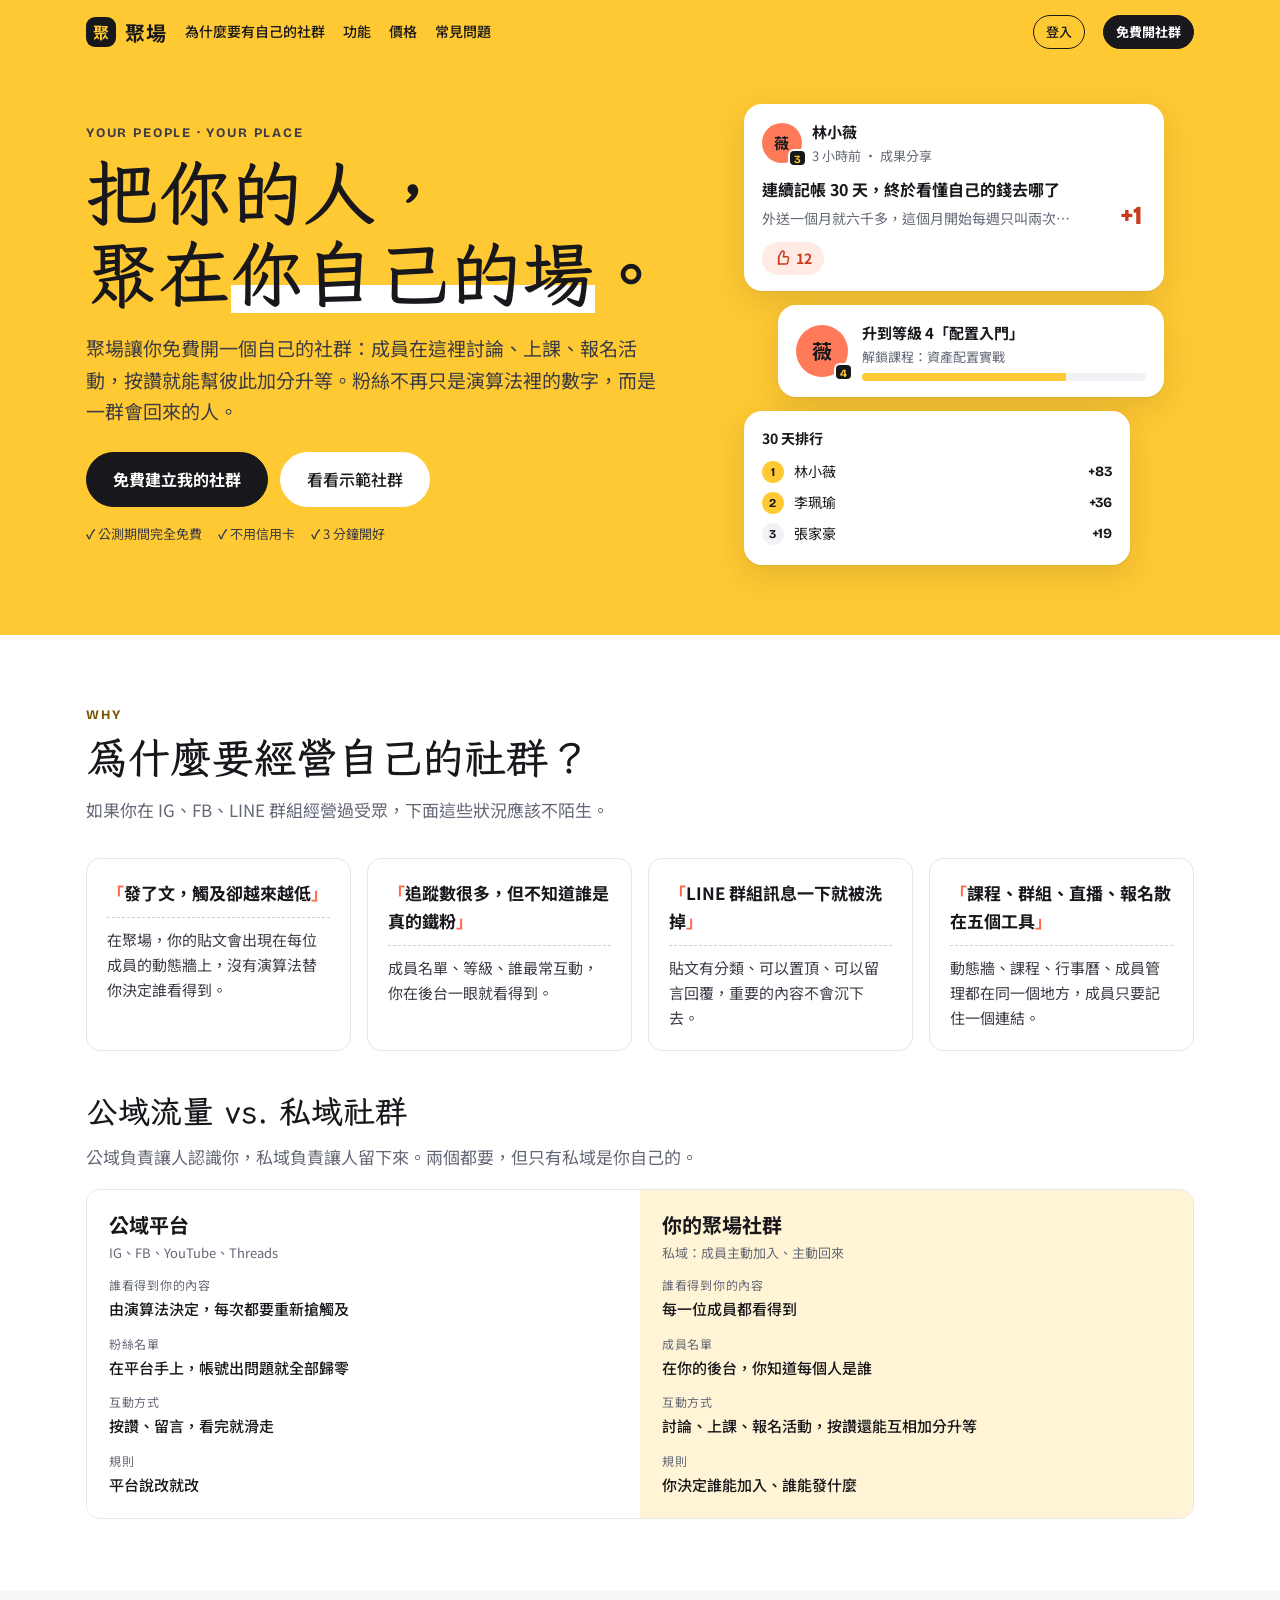
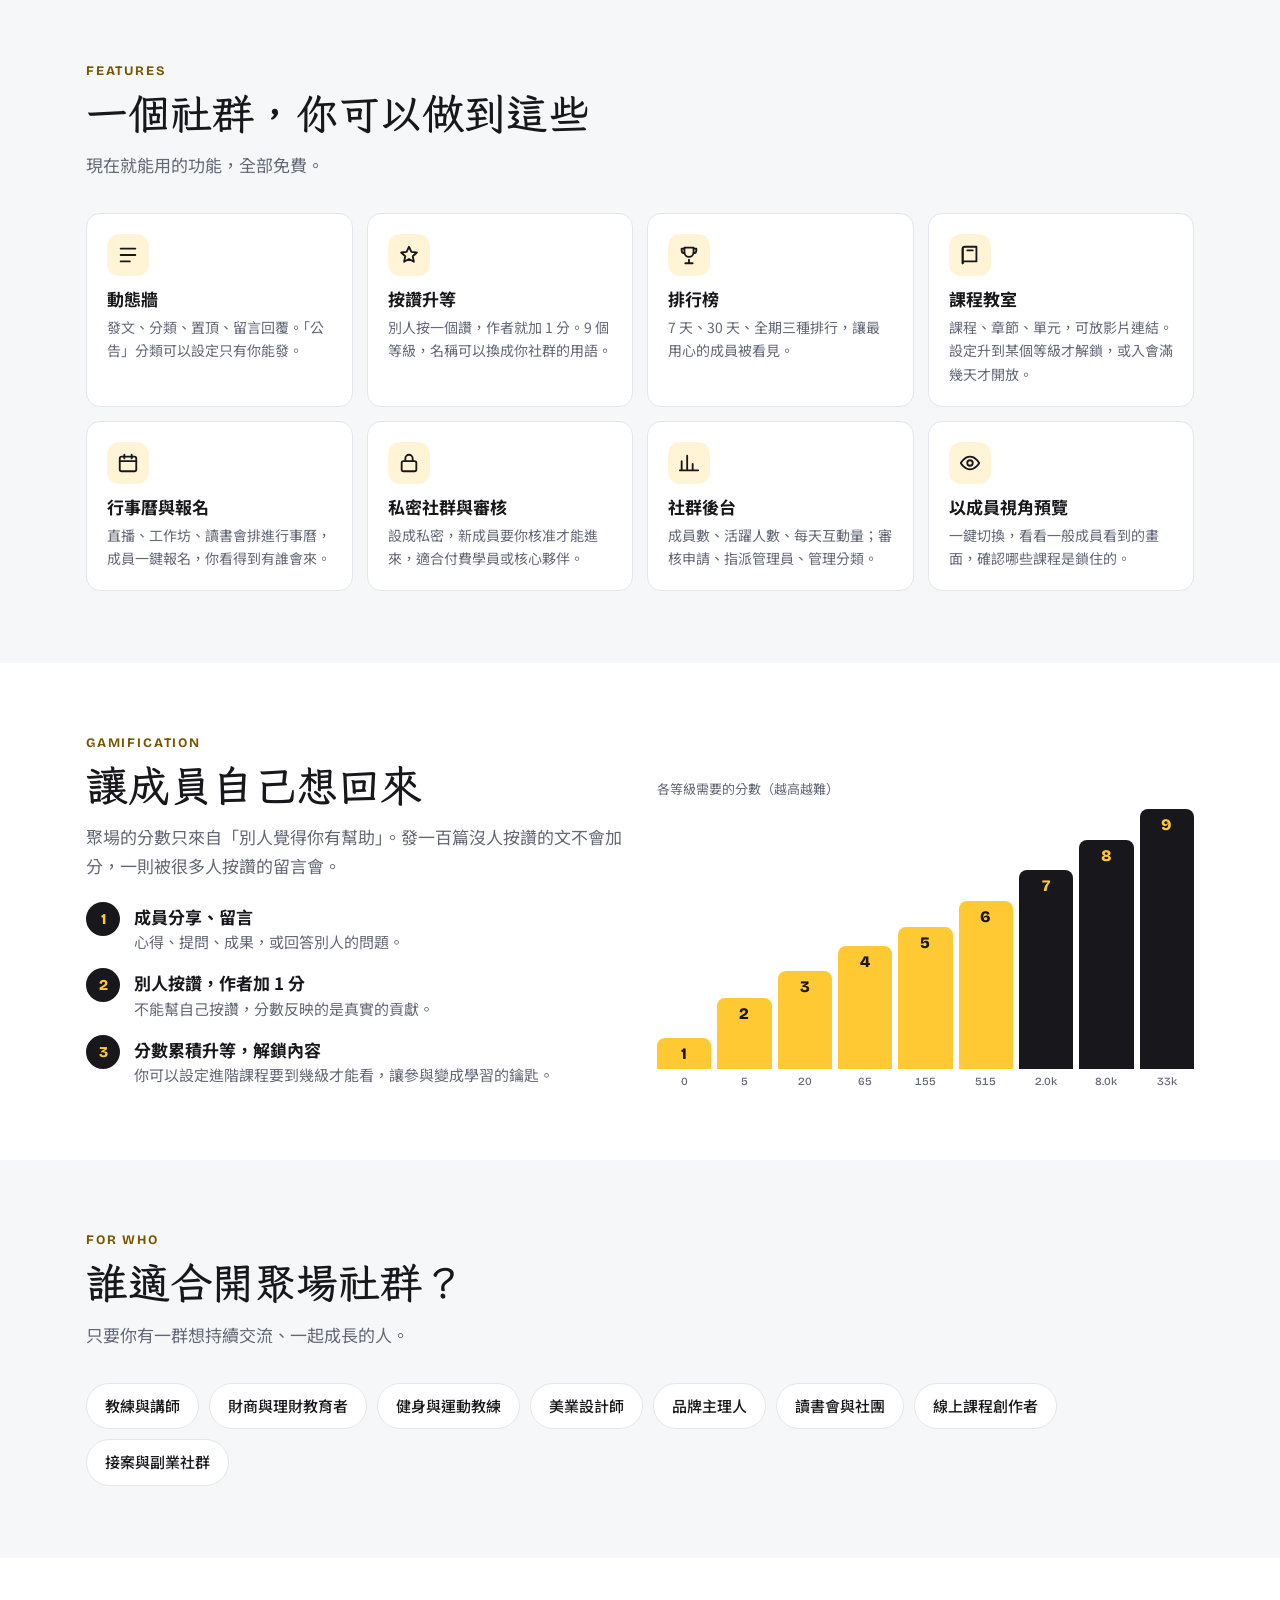
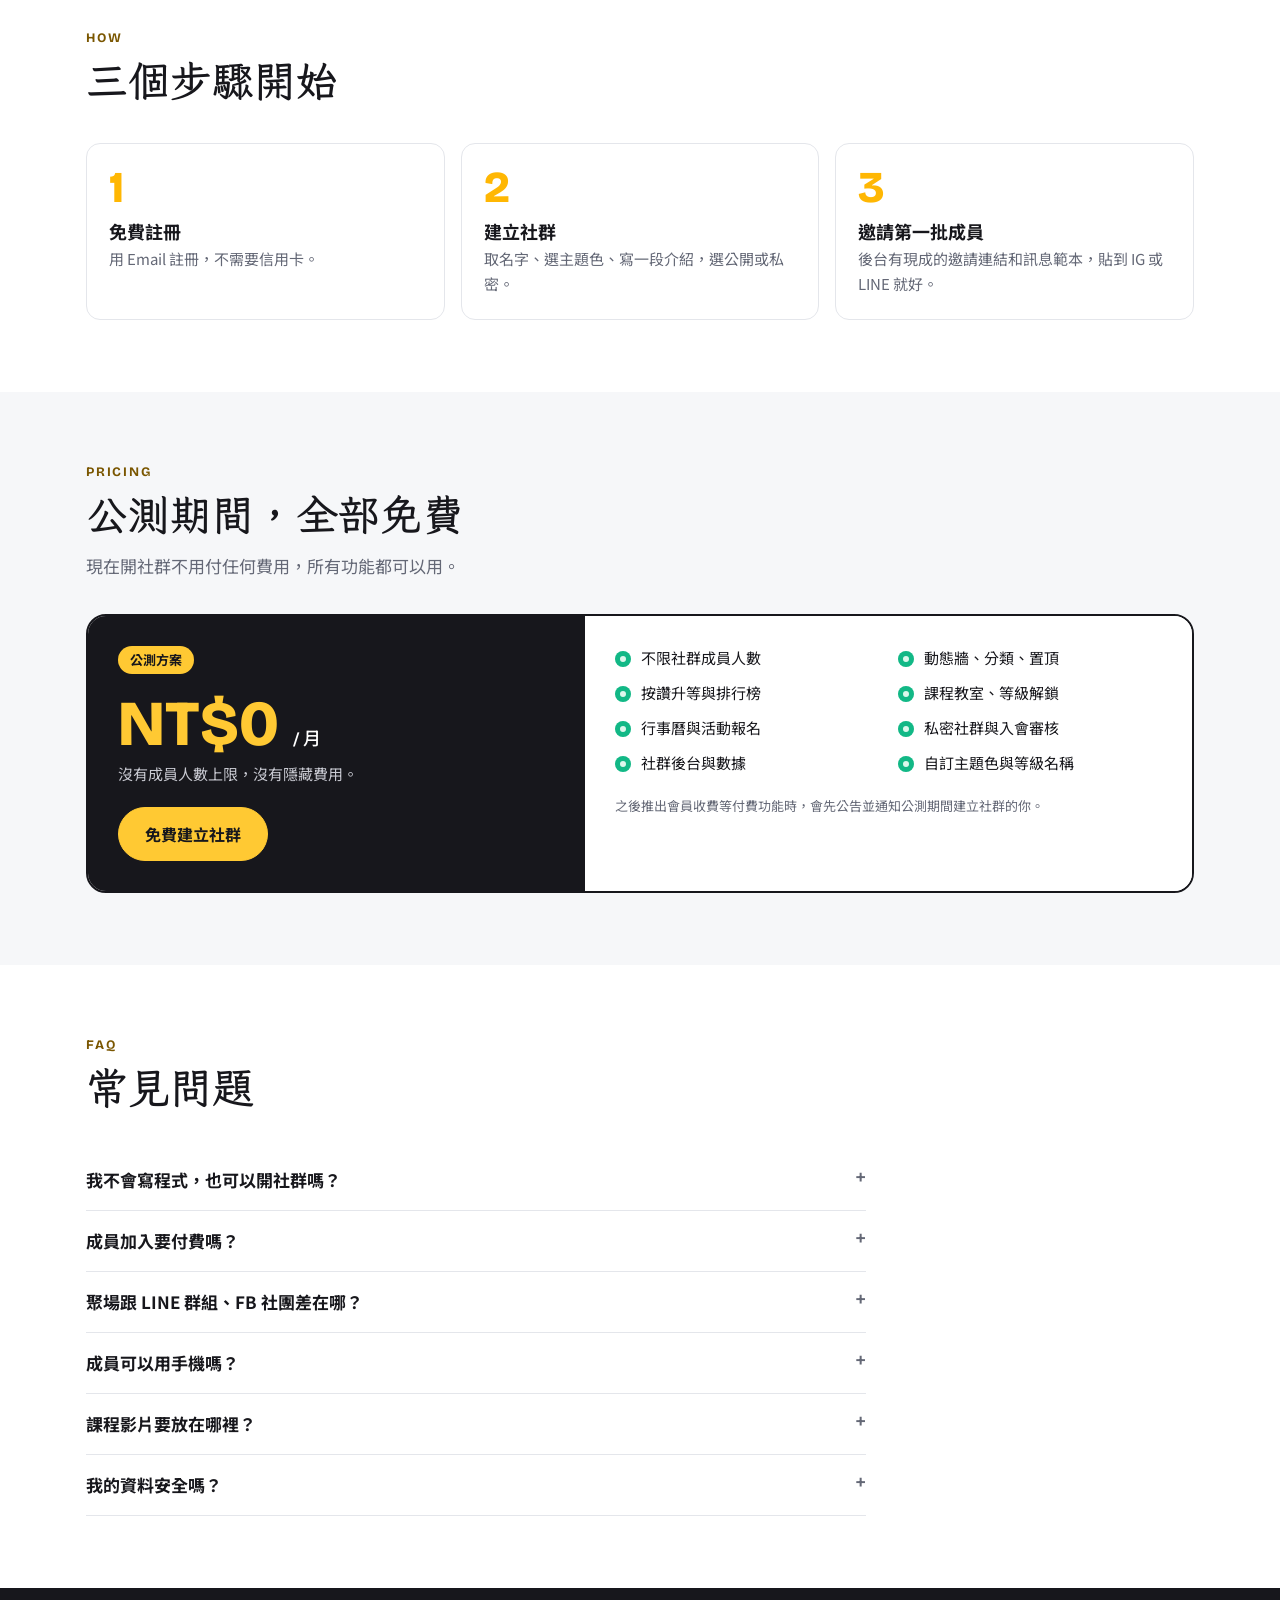
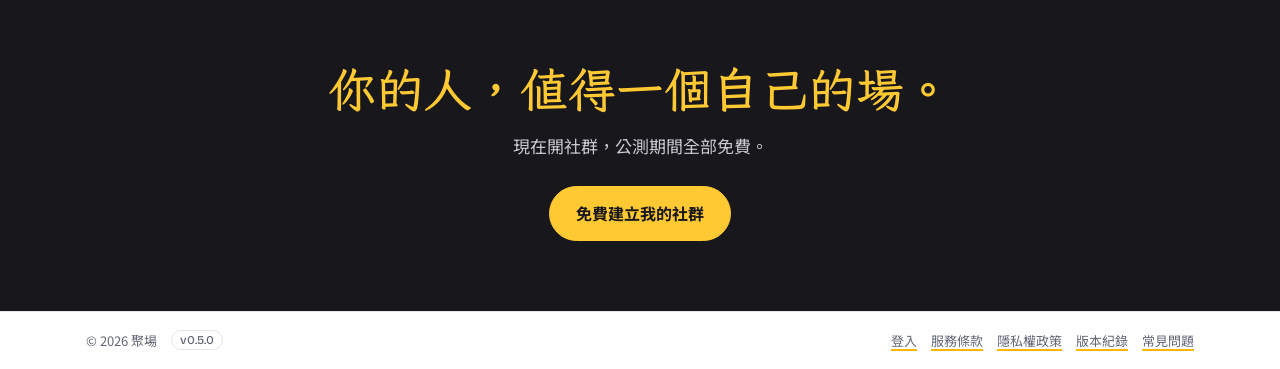
<file: index.html>
<!doctype html>
<html lang="zh-Hant">
<head>
<meta charset="utf-8">
<meta name="viewport" content="width=device-width, initial-scale=1, viewport-fit=cover">
<title>聚場</title>
<meta name="claude:viewport-fit-sides" content="cover">
<meta name="description" content="聚場：免費開設你自己的社群。動態牆、課程、行事曆、按讚升等排行榜，把粉絲變成你自己的私域社群。">
<link rel="preconnect" href="https://fonts.googleapis.com">
<link rel="stylesheet" href="https://fonts.googleapis.com/css2?family=Bricolage+Grotesque:opsz,wght@12..96,500;12..96,700;12..96,800&family=LXGW+WenKai+TC:wght@400;700&family=Noto+Sans+TC:wght@400;500;700&display=swap">
<link rel="stylesheet" href="assets/brand.css">
<style>
/* Layout: 陽光黃滿版主視覺（左文案、右「按讚→加分→升級」示意）→ 白色內容段落交替 → 墨色收尾 CTA */
body { background: var(--surface) }
body::before { background: var(--sun) }
.nav { position: sticky; top: env(safe-area-inset-top, 0px); z-index: 5; background: var(--sun); transition: box-shadow .2s }
.nav.scrolled { box-shadow: 0 1px 0 rgba(23,23,28,.12) }
.nav .wrap { display: flex; align-items: center; gap: 18px; min-height: 64px; flex-wrap: wrap; padding-block: 8px }
.nav .brand .mark { background: var(--ink); color: var(--sun) }
.nav .links { display: flex; gap: 18px; font-size: 14px; font-weight: 500 }
.nav .links a { text-decoration: none }
.nav .links a:hover { text-decoration: underline }
.nav .btn { border-color: var(--ink) }
@media (max-width: 760px) { .nav .links { display: none } }

.hero { background: var(--sun); overflow: hidden }
.hero .wrap { display: grid; grid-template-columns: minmax(0, 1.1fr) minmax(0, .9fr); gap: 40px; align-items: center; padding-block: 40px 70px }
@media (max-width: 880px) { .hero .wrap { grid-template-columns: minmax(0, 1fr); padding-block: 28px 50px } }
.eyebrow { font: 700 13px var(--f-num); letter-spacing: .14em; color: var(--ink-2) }
.hero h1 { font-family: var(--f-display); font-size: clamp(40px, 7vw, 72px); line-height: 1.12; margin: 12px 0 18px; letter-spacing: .01em }
.hero h1 em { font-style: normal; background: linear-gradient(transparent 62%, var(--surface) 62%, var(--surface) 92%, transparent 92%) }
.hero .sub { font-size: clamp(16px, 2vw, 19px); color: var(--ink-2); max-width: 32em; margin: 0 0 26px }
.hero .ctas { display: flex; gap: 12px; flex-wrap: wrap }
.hero .note { margin-top: 16px; font-size: 13px; color: var(--ink-2); display: flex; gap: 16px; flex-wrap: wrap }
.hero .note span::before { content: "✓ "; font-weight: 700 }

/* 主視覺：按讚 → 加分 → 升級 */
.loop { position: relative; display: grid; gap: 14px; max-width: 420px; justify-self: center; width: 100% }
.mock { background: var(--surface); border-radius: 18px; padding: 16px 18px; box-shadow: 0 10px 30px rgba(23,23,28,.12), 0 1px 0 rgba(23,23,28,.06) }
.mock .row { flex-wrap: nowrap }
.mock h4 { margin: 10px 0 4px; font-size: 16px }
.mock p { margin: 0; color: var(--muted); font-size: 14px }
.likebtn { display: inline-flex; align-items: center; gap: 6px; margin-top: 12px; padding: 5px 12px; border-radius: 999px; background: var(--coral-soft); color: var(--coral-ink); font-weight: 700; font-size: 14px; border: 0; cursor: pointer }
.likebtn svg { width: 16px; height: 16px }
.plus { position: absolute; right: 22px; top: 96px; font: 800 26px var(--f-num); color: var(--coral-ink); animation: pop 3.2s ease-in-out infinite }
@keyframes pop { 0%, 35% { opacity: 0; transform: translateY(8px) } 45%, 70% { opacity: 1; transform: translateY(-6px) } 85%, 100% { opacity: 0; transform: translateY(-16px) } }
.mock.lvl { margin-left: 34px; display: flex; gap: 14px; align-items: center }
.mock.lvl .bar { height: 8px; background: var(--surface-2); border-radius: 999px; overflow: hidden; margin-top: 6px }
.mock.lvl .bar i { display: block; height: 100%; width: 72%; background: var(--sun); animation: fill 3.2s ease-in-out infinite }
@keyframes fill { 0%, 40% { width: 72% } 60%, 100% { width: 86% } }
.mock.rank { margin-right: 34px; font-size: 14px }
.mock.rank ol { list-style: none; margin: 6px 0 0; padding: 0 }
.mock.rank li { display: flex; gap: 10px; align-items: center; padding: 4px 0 }
.mock.rank li b { margin-left: auto; font-family: var(--f-num) }
.mock .medal { width: 22px; height: 22px; border-radius: 50%; background: var(--sun); display: grid; place-items: center; font: 700 12px var(--f-num) }

section.s { padding-block: 72px }
section.s.alt { background: var(--canvas) }
.s-head { max-width: 680px; margin-bottom: 34px }
.s-head .eyebrow { color: var(--sun-ink) }
.s-head h2 { font-family: var(--f-display); font-size: clamp(28px, 4.4vw, 42px); margin: 8px 0 10px }
.s-head p { color: var(--muted); font-size: 17px; margin: 0 }

.pains { display: grid; grid-template-columns: repeat(auto-fit, minmax(240px, 1fr)); gap: 16px }
.pain { background: var(--surface); border: 1px solid var(--line); border-radius: var(--r); padding: 20px; display: flex; flex-direction: column; gap: 10px }
.pain .q { font-size: 17px; font-weight: 700; margin: 0 }
.pain .q::before { content: "「"; color: var(--coral) } .pain .q::after { content: "」"; color: var(--coral) }
.pain .a { margin: 0; color: var(--ink-2); padding-top: 10px; border-top: 1px dashed var(--line-strong) }

.vs { display: grid; grid-template-columns: minmax(0, 1fr) minmax(0, 1fr); border-radius: var(--r); overflow: hidden; border: 1px solid var(--line) }
.vs > div { padding: 22px 22px 8px }
.vs .pub { background: var(--surface) }
.vs .pri { background: var(--sun-soft) }
.vs h3 { margin: 0 0 4px; font-size: 20px }
.vs .sub { margin: 0 0 12px; font-size: 13px; color: var(--muted) }
.vs dl { margin: 0 }
.vs dt { font-size: 12px; color: var(--muted); letter-spacing: .06em; margin-top: 12px }
.vs dd { margin: 2px 0 12px; font-weight: 500 }
.vs .pri dd { color: var(--ink) }
@media (max-width: 640px) { .vs { grid-template-columns: minmax(0, 1fr) } }

.feats { display: grid; grid-template-columns: repeat(auto-fit, minmax(240px, 1fr)); gap: 14px }
.feat { padding: 20px; border-radius: var(--r); background: var(--surface); border: 1px solid var(--line) }
.feat .ic { width: 42px; height: 42px; border-radius: 12px; background: var(--sun-soft); display: grid; place-items: center; margin-bottom: 12px }
.feat .ic svg { width: 22px; height: 22px; stroke: var(--ink); fill: none; stroke-width: 2; stroke-linecap: round; stroke-linejoin: round }
.feat h3 { margin: 0 0 6px; font-size: 17px }
.feat p { margin: 0; color: var(--muted); font-size: 14px }

.ladder { display: grid; grid-template-columns: minmax(0, 1fr) minmax(0, 1fr); gap: 34px; align-items: end }
@media (max-width: 880px) { .ladder { grid-template-columns: minmax(0, 1fr) } }
.stairs { display: grid; grid-template-columns: repeat(9, 1fr); gap: 6px; align-items: end; height: 260px }
.stairs .st { background: var(--sun); border-radius: 8px 8px 0 0; position: relative; display: flex; flex-direction: column; justify-content: flex-start; align-items: center; padding-top: 6px; min-height: 30px }
.stairs .st b { font: 800 16px var(--f-num) }
.stairs .st:nth-child(n+7) { background: var(--ink); color: var(--sun) }
.stairs-axis { display: grid; grid-template-columns: repeat(9, 1fr); gap: 6px; margin-top: 6px; font: 500 11px var(--f-num); color: var(--muted); text-align: center; font-variant-numeric: tabular-nums }
.rules { display: flex; flex-direction: column; gap: 14px }
.rule { display: flex; gap: 14px; align-items: flex-start }
.rule .n { flex: none; width: 34px; height: 34px; border-radius: 50%; background: var(--ink); color: var(--sun); display: grid; place-items: center; font: 800 15px var(--f-num) }
.rule h3 { margin: 4px 0 2px; font-size: 17px }
.rule p { margin: 0; color: var(--muted) }

.who { display: flex; flex-wrap: wrap; gap: 10px }
.who span { padding: 10px 18px; border-radius: 999px; background: var(--surface); border: 1px solid var(--line); font-weight: 500 }

.steps { display: grid; grid-template-columns: repeat(auto-fit, minmax(220px, 1fr)); gap: 16px; counter-reset: s }
.step { padding: 22px; border-radius: var(--r); border: 1px solid var(--line); background: var(--surface); counter-increment: s }
.step::before { content: counter(s); display: block; font: 800 44px/1 var(--f-num); color: var(--sun-hover); margin-bottom: 10px }
.step h3 { margin: 0 0 4px; font-size: 18px }
.step p { margin: 0; color: var(--muted) }

.price { display: grid; grid-template-columns: minmax(0, .9fr) minmax(0, 1.1fr); gap: 0; border-radius: 20px; overflow: hidden; border: 2px solid var(--ink) }
@media (max-width: 760px) { .price { grid-template-columns: minmax(0, 1fr) } }
.price .l { background: var(--ink); color: var(--on-ink); padding: 30px }
.price .l .tag { display: inline-block; background: var(--sun); color: var(--ink); font-weight: 700; font-size: 13px; padding: 3px 12px; border-radius: 999px }
.price .l .amt { font: 800 64px/1 var(--f-num); margin: 18px 0 6px; color: var(--sun) }
.price .l .amt small { font-size: 18px; color: var(--on-ink); font-weight: 500 }
.price .l p { color: #C9CAD2; margin: 0 0 20px }
.price .r { background: var(--surface); padding: 30px }
.price ul { margin: 0; padding: 0; list-style: none; display: grid; grid-template-columns: repeat(auto-fit, minmax(200px, 1fr)); gap: 10px 20px }
.price li { padding-left: 26px; position: relative }
.price li::before { content: ""; position: absolute; left: 0; top: 5px; width: 16px; height: 16px; border-radius: 50%; background: var(--mint-soft); box-shadow: inset 0 0 0 5px var(--mint) }

.faq { max-width: 780px }
.faq details { border-bottom: 1px solid var(--line); padding: 16px 0 }
.faq summary { cursor: pointer; font-weight: 700; font-size: 17px; list-style: none; display: flex; justify-content: space-between; gap: 12px }
.faq summary::-webkit-details-marker { display: none }
.faq summary::after { content: "+"; font: 500 22px/1 var(--f-num); color: var(--muted) }
.faq details[open] summary::after { content: "−" }
.faq details p { margin: 10px 0 0; color: var(--ink-2) }

.final { background: var(--ink); color: var(--on-ink); text-align: center }
.final .wrap { padding-block: 70px }
.final h2 { font-family: var(--f-display); font-size: clamp(30px, 5vw, 48px); margin: 0 0 12px; color: var(--sun) }
.final p { color: #C9CAD2; margin: 0 0 26px; font-size: 17px }
.foot { margin-top: 0 }
</style>
</head>
<body>

<nav class="nav" id="nav"><div class="wrap">
  <a class="brand" href="./"><span class="mark" aria-hidden="true">聚</span><span>聚場</span></a>
  <div class="links"><a href="#why">為什麼要有自己的社群</a><a href="#features">功能</a><a href="#price">價格</a><a href="#faq">常見問題</a></div>
  <span class="spacer"></span>
  <a class="btn sm" href="app.html" style="background:transparent">登入</a>
  <a class="btn dark sm" href="app.html#new">免費開社群</a>
</div></nav>

<header class="hero"><div class="wrap">
  <div>
    <div class="eyebrow">YOUR PEOPLE · YOUR PLACE</div>
    <h1>把你的人，<br>聚在<em>你自己的場</em>。</h1>
    <p class="sub">聚場讓你免費開一個自己的社群：成員在這裡討論、上課、報名活動，按讚就能幫彼此加分升等。粉絲不再只是演算法裡的數字，而是一群會回來的人。</p>
    <div class="ctas"><a class="btn dark lg" href="app.html#new">免費建立我的社群</a><a class="btn lg" href="app.html#c--money-awakening--about" style="background:var(--surface);border-color:var(--surface)">看看示範社群</a></div>
    <div class="note"><span>公測期間完全免費</span><span>不用信用卡</span><span>3 分鐘開好</span></div>
  </div>
  <div class="loop" aria-label="示意：成員按讚、作者加分、等級升級、排行榜更新">
    <div class="mock">
      <div class="row"><span class="av" style="background:#FF7A59">薇<span class="lv">3</span></span><div><b>林小薇</b><div class="small muted">3 小時前 · 成果分享</div></div></div>
      <h4>連續記帳 30 天，終於看懂自己的錢去哪了</h4>
      <p>外送一個月就六千多，這個月開始每週只叫兩次…</p>
      <span class="likebtn" aria-hidden="true"><svg viewBox="0 0 24 24" fill="none" stroke="currentColor" stroke-width="2.2" stroke-linecap="round" stroke-linejoin="round"><path d="M7 10v11"/><path d="M15 5.9 14 10h5.8a2 2 0 0 1 2 2.3l-1.4 7A2 2 0 0 1 18.5 21H7V10l4.4-7.4A1.8 1.8 0 0 1 15 4.4z"/></svg>12</span>
    </div>
    <span class="plus" aria-hidden="true">+1</span>
    <div class="mock lvl"><span class="av lg" style="background:#FF7A59">薇<span class="lv">4</span></span>
      <div style="flex:1"><b>升到等級 4「配置入門」</b><div class="small muted">解鎖課程：資產配置實戰</div><div class="bar"><i></i></div></div></div>
    <div class="mock rank"><b>30 天排行</b><ol>
      <li><span class="medal">1</span>林小薇<b>+83</b></li><li><span class="medal">2</span>李珮瑜<b>+36</b></li><li><span class="medal" style="background:var(--surface-2)">3</span>張家豪<b>+19</b></li></ol></div>
  </div>
</div></header>

<section class="s" id="why"><div class="wrap">
  <div class="s-head"><div class="eyebrow">WHY</div><h2>為什麼要經營自己的社群？</h2>
    <p>如果你在 IG、FB、LINE 群組經營過受眾，下面這些狀況應該不陌生。</p></div>
  <div class="pains">
    <div class="pain"><p class="q">發了文，觸及卻越來越低</p><p class="a">在聚場，你的貼文會出現在每位成員的動態牆上，沒有演算法替你決定誰看得到。</p></div>
    <div class="pain"><p class="q">追蹤數很多，但不知道誰是真的鐵粉</p><p class="a">成員名單、等級、誰最常互動，你在後台一眼就看得到。</p></div>
    <div class="pain"><p class="q">LINE 群組訊息一下就被洗掉</p><p class="a">貼文有分類、可以置頂、可以留言回覆，重要的內容不會沉下去。</p></div>
    <div class="pain"><p class="q">課程、群組、直播、報名散在五個工具</p><p class="a">動態牆、課程、行事曆、成員管理都在同一個地方，成員只要記住一個連結。</p></div>
  </div>
  <div style="margin-top:40px">
    <div class="s-head" style="margin-bottom:18px"><h2 style="font-size:clamp(24px,3.4vw,32px)">公域流量 vs. 私域社群</h2>
      <p>公域負責讓人認識你，私域負責讓人留下來。兩個都要，但只有私域是你自己的。</p></div>
    <div class="vs">
      <div class="pub"><h3>公域平台</h3><p class="sub">IG、FB、YouTube、Threads</p><dl>
        <dt>誰看得到你的內容</dt><dd>由演算法決定，每次都要重新搶觸及</dd>
        <dt>粉絲名單</dt><dd>在平台手上，帳號出問題就全部歸零</dd>
        <dt>互動方式</dt><dd>按讚、留言，看完就滑走</dd>
        <dt>規則</dt><dd>平台說改就改</dd></dl></div>
      <div class="pri"><h3>你的聚場社群</h3><p class="sub">私域：成員主動加入、主動回來</p><dl>
        <dt>誰看得到你的內容</dt><dd>每一位成員都看得到</dd>
        <dt>成員名單</dt><dd>在你的後台，你知道每個人是誰</dd>
        <dt>互動方式</dt><dd>討論、上課、報名活動，按讚還能互相加分升等</dd>
        <dt>規則</dt><dd>你決定誰能加入、誰能發什麼</dd></dl></div>
    </div>
  </div>
</div></section>

<section class="s alt" id="features"><div class="wrap">
  <div class="s-head"><div class="eyebrow">FEATURES</div><h2>一個社群，你可以做到這些</h2><p>現在就能用的功能，全部免費。</p></div>
  <div class="feats">
    <div class="feat"><div class="ic"><svg viewBox="0 0 24 24"><path d="M4 5h16M4 12h16M4 19h10"/></svg></div><h3>動態牆</h3><p>發文、分類、置頂、留言回覆。「公告」分類可以設定只有你能發。</p></div>
    <div class="feat"><div class="ic"><svg viewBox="0 0 24 24"><path d="M12 3l2.6 5.6 6 .7-4.5 4.1 1.2 6-5.3-3-5.3 3 1.2-6L3.4 9.3l6-.7z"/></svg></div><h3>按讚升等</h3><p>別人按一個讚，作者就加 1 分。9 個等級，名稱可以換成你社群的用語。</p></div>
    <div class="feat"><div class="ic"><svg viewBox="0 0 24 24"><path d="M8 21h8M12 17v4M7 4h10v5a5 5 0 0 1-10 0z"/><path d="M17 5h3v2a3 3 0 0 1-3 3M7 5H4v2a3 3 0 0 0 3 3"/></svg></div><h3>排行榜</h3><p>7 天、30 天、全期三種排行，讓最用心的成員被看見。</p></div>
    <div class="feat"><div class="ic"><svg viewBox="0 0 24 24"><path d="M4 5a2 2 0 0 1 2-2h13v16H6a2 2 0 0 0-2 2z"/><path d="M4 21V5M9 7h6"/></svg></div><h3>課程教室</h3><p>課程、章節、單元，可放影片連結。設定升到某個等級才解鎖，或入會滿幾天才開放。</p></div>
    <div class="feat"><div class="ic"><svg viewBox="0 0 24 24"><rect x="3" y="5" width="18" height="16" rx="2"/><path d="M3 10h18M8 3v4M16 3v4"/></svg></div><h3>行事曆與報名</h3><p>直播、工作坊、讀書會排進行事曆，成員一鍵報名，你看得到有誰會來。</p></div>
    <div class="feat"><div class="ic"><svg viewBox="0 0 24 24"><rect x="4" y="10" width="16" height="11" rx="2"/><path d="M8 10V7a4 4 0 0 1 8 0v3"/></svg></div><h3>私密社群與審核</h3><p>設成私密，新成員要你核准才能進來，適合付費學員或核心夥伴。</p></div>
    <div class="feat"><div class="ic"><svg viewBox="0 0 24 24"><path d="M4 20V10M10 20V4M16 20v-7M22 20H2"/></svg></div><h3>社群後台</h3><p>成員數、活躍人數、每天互動量；審核申請、指派管理員、管理分類。</p></div>
    <div class="feat"><div class="ic"><svg viewBox="0 0 24 24"><path d="M2 12s3.6-7 10-7 10 7 10 7-3.6 7-10 7S2 12 2 12z"/><circle cx="12" cy="12" r="3"/></svg></div><h3>以成員視角預覽</h3><p>一鍵切換，看看一般成員看到的畫面，確認哪些課程是鎖住的。</p></div>
  </div>
</div></section>

<section class="s" id="levels"><div class="wrap">
  <div class="ladder">
    <div>
      <div class="s-head" style="margin-bottom:22px"><div class="eyebrow">GAMIFICATION</div><h2>讓成員自己想回來</h2>
        <p>聚場的分數只來自「別人覺得你有幫助」。發一百篇沒人按讚的文不會加分，一則被很多人按讚的留言會。</p></div>
      <div class="rules">
        <div class="rule"><span class="n">1</span><div><h3>成員分享、留言</h3><p>心得、提問、成果，或回答別人的問題。</p></div></div>
        <div class="rule"><span class="n">2</span><div><h3>別人按讚，作者加 1 分</h3><p>不能幫自己按讚，分數反映的是真實的貢獻。</p></div></div>
        <div class="rule"><span class="n">3</span><div><h3>分數累積升等，解鎖內容</h3><p>你可以設定進階課程要到幾級才能看，讓參與變成學習的鑰匙。</p></div></div>
      </div>
    </div>
    <figure style="margin:0">
      <figcaption class="small muted" style="margin-bottom:10px">各等級需要的分數（越高越難）</figcaption>
      <div class="stairs" aria-hidden="true" id="stairs"></div>
      <div class="stairs-axis" aria-hidden="true" id="stairs-axis"></div>
      <table class="sr-only"><caption>等級與分數門檻</caption><tbody id="stairs-table"></tbody></table>
    </figure>
  </div>
</div></section>

<section class="s alt"><div class="wrap">
  <div class="s-head"><div class="eyebrow">FOR WHO</div><h2>誰適合開聚場社群？</h2><p>只要你有一群想持續交流、一起成長的人。</p></div>
  <div class="who"><span>教練與講師</span><span>財商與理財教育者</span><span>健身與運動教練</span><span>美業設計師</span><span>品牌主理人</span><span>讀書會與社團</span><span>線上課程創作者</span><span>接案與副業社群</span></div>
</div></section>

<section class="s"><div class="wrap">
  <div class="s-head"><div class="eyebrow">HOW</div><h2>三個步驟開始</h2></div>
  <div class="steps">
    <div class="step"><h3>免費註冊</h3><p>用 Email 註冊，不需要信用卡。</p></div>
    <div class="step"><h3>建立社群</h3><p>取名字、選主題色、寫一段介紹，選公開或私密。</p></div>
    <div class="step"><h3>邀請第一批成員</h3><p>後台有現成的邀請連結和訊息範本，貼到 IG 或 LINE 就好。</p></div>
  </div>
</div></section>

<section class="s alt" id="price"><div class="wrap">
  <div class="s-head"><div class="eyebrow">PRICING</div><h2>公測期間，全部免費</h2><p>現在開社群不用付任何費用，所有功能都可以用。</p></div>
  <div class="price">
    <div class="l"><span class="tag">公測方案</span><div class="amt">NT$0 <small>/ 月</small></div><p>沒有成員人數上限，沒有隱藏費用。</p><a class="btn primary lg" href="app.html#new">免費建立社群</a></div>
    <div class="r"><ul>
      <li>不限社群成員人數</li><li>動態牆、分類、置頂</li><li>按讚升等與排行榜</li><li>課程教室、等級解鎖</li>
      <li>行事曆與活動報名</li><li>私密社群與入會審核</li><li>社群後台與數據</li><li>自訂主題色與等級名稱</li></ul>
      <p class="small muted" style="margin:20px 0 0">之後推出會員收費等付費功能時，會先公告並通知公測期間建立社群的你。</p></div>
  </div>
</div></section>

<section class="s" id="faq"><div class="wrap">
  <div class="s-head"><div class="eyebrow">FAQ</div><h2>常見問題</h2></div>
  <div class="faq">
    <details><summary>我不會寫程式，也可以開社群嗎？</summary><p>可以。註冊後按「建立社群」，填名稱和介紹就完成了，所有設定都在後台用按鈕操作。</p></details>
    <details><summary>成員加入要付費嗎？</summary><p>不用。目前成員加入你的社群完全免費。會員收費功能還在開發中，推出後由你決定要不要收費。</p></details>
    <details><summary>聚場跟 LINE 群組、FB 社團差在哪？</summary><p>LINE 群組適合即時聊天，但訊息很快被洗掉；FB 社團的觸及由演算法決定。聚場把討論、課程、活動放在同一個地方，內容有分類可以回頭找，再加上按讚升等的機制，讓成員更願意參與。</p></details>
    <details><summary>成員可以用手機嗎？</summary><p>可以，用手機瀏覽器打開社群連結就能使用，版面已經針對手機調整。App 版本還在規劃中。</p></details>
    <details><summary>課程影片要放在哪裡？</summary><p>目前可以貼 YouTube（不公開影片也可以）或其他影片平台的連結。直接上傳影片的功能會在之後的版本推出。</p></details>
    <details><summary>我的資料安全嗎？</summary><p>每個社群的內容只有成員看得到，私密社群要你核准才能加入。資料庫的每一張表都設有權限規則，成員的點數和角色也無法從網頁端竄改。</p></details>
  </div>
</div></section>

<section class="final"><div class="wrap">
  <h2>你的人，值得一個自己的場。</h2>
  <p>現在開社群，公測期間全部免費。</p>
  <a class="btn primary lg" href="app.html#new">免費建立我的社群</a>
</div></section>

<footer class="foot"><div class="wrap" id="footer"></div></footer>

<script src="assets/config.js"></script>
<script src="assets/changelog.js"></script>
<script>
(function () {
  const P = [0, 5, 20, 65, 155, 515, 2015, 8015, 33015];
  const NAMES = ['新手', '學徒', '行動者', '實踐者', '推手', '導師', '領航者', '大師', '傳奇'];
  // 用對數比例畫台階，等級 1 給一個最低高度
  const h = p => 12 + 88 * Math.log10(p + 1) / Math.log10(33016);
  document.getElementById('stairs').innerHTML = P.map((p, i) => `<div class="st" style="height:${h(p).toFixed(1)}%" title="等級 ${i + 1}「${NAMES[i]}」：${p.toLocaleString()} 分"><b>${i + 1}</b></div>`).join('');
  document.getElementById('stairs-axis').innerHTML = P.map(p => `<span>${p >= 1000 ? (p / 1000).toFixed(p >= 10000 ? 0 : 1) + 'k' : p}</span>`).join('');
  document.getElementById('stairs-table').innerHTML = P.map((p, i) => `<tr><th>等級 ${i + 1} ${NAMES[i]}</th><td>${p} 分</td></tr>`).join('');
  document.getElementById('footer').innerHTML = `<span>© ${new Date().getFullYear()} 聚場</span><a class="ver" href="changelog.html">v${window.JC_VERSION}</a>
    <span class="spacer"></span><a href="app.html">登入</a><a href="terms.html">服務條款</a><a href="privacy.html">隱私權政策</a><a href="changelog.html">版本紀錄</a><a href="#faq">常見問題</a>`;
  const nav = document.getElementById('nav');
  addEventListener('scroll', () => nav.classList.toggle('scrolled', scrollY > 10), { passive: true });
})();
</script>

</body>
</html>
</file>
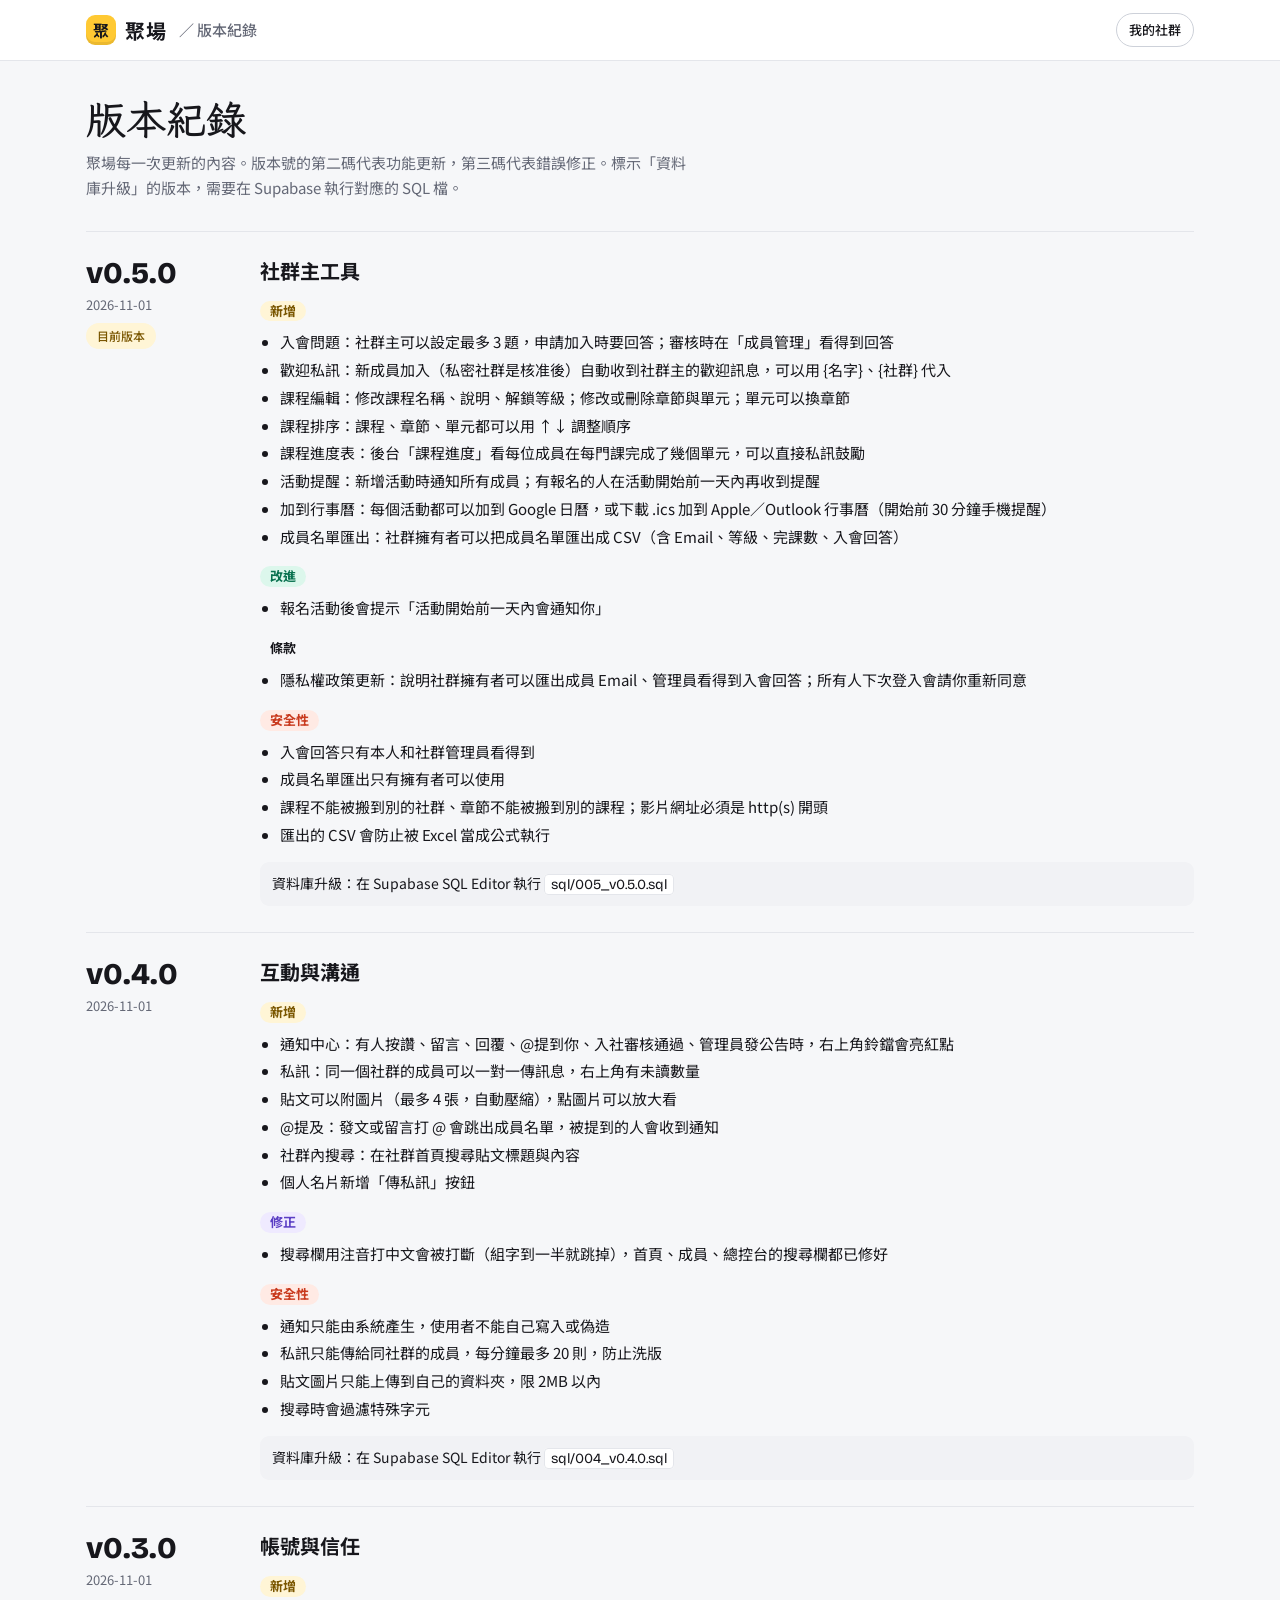
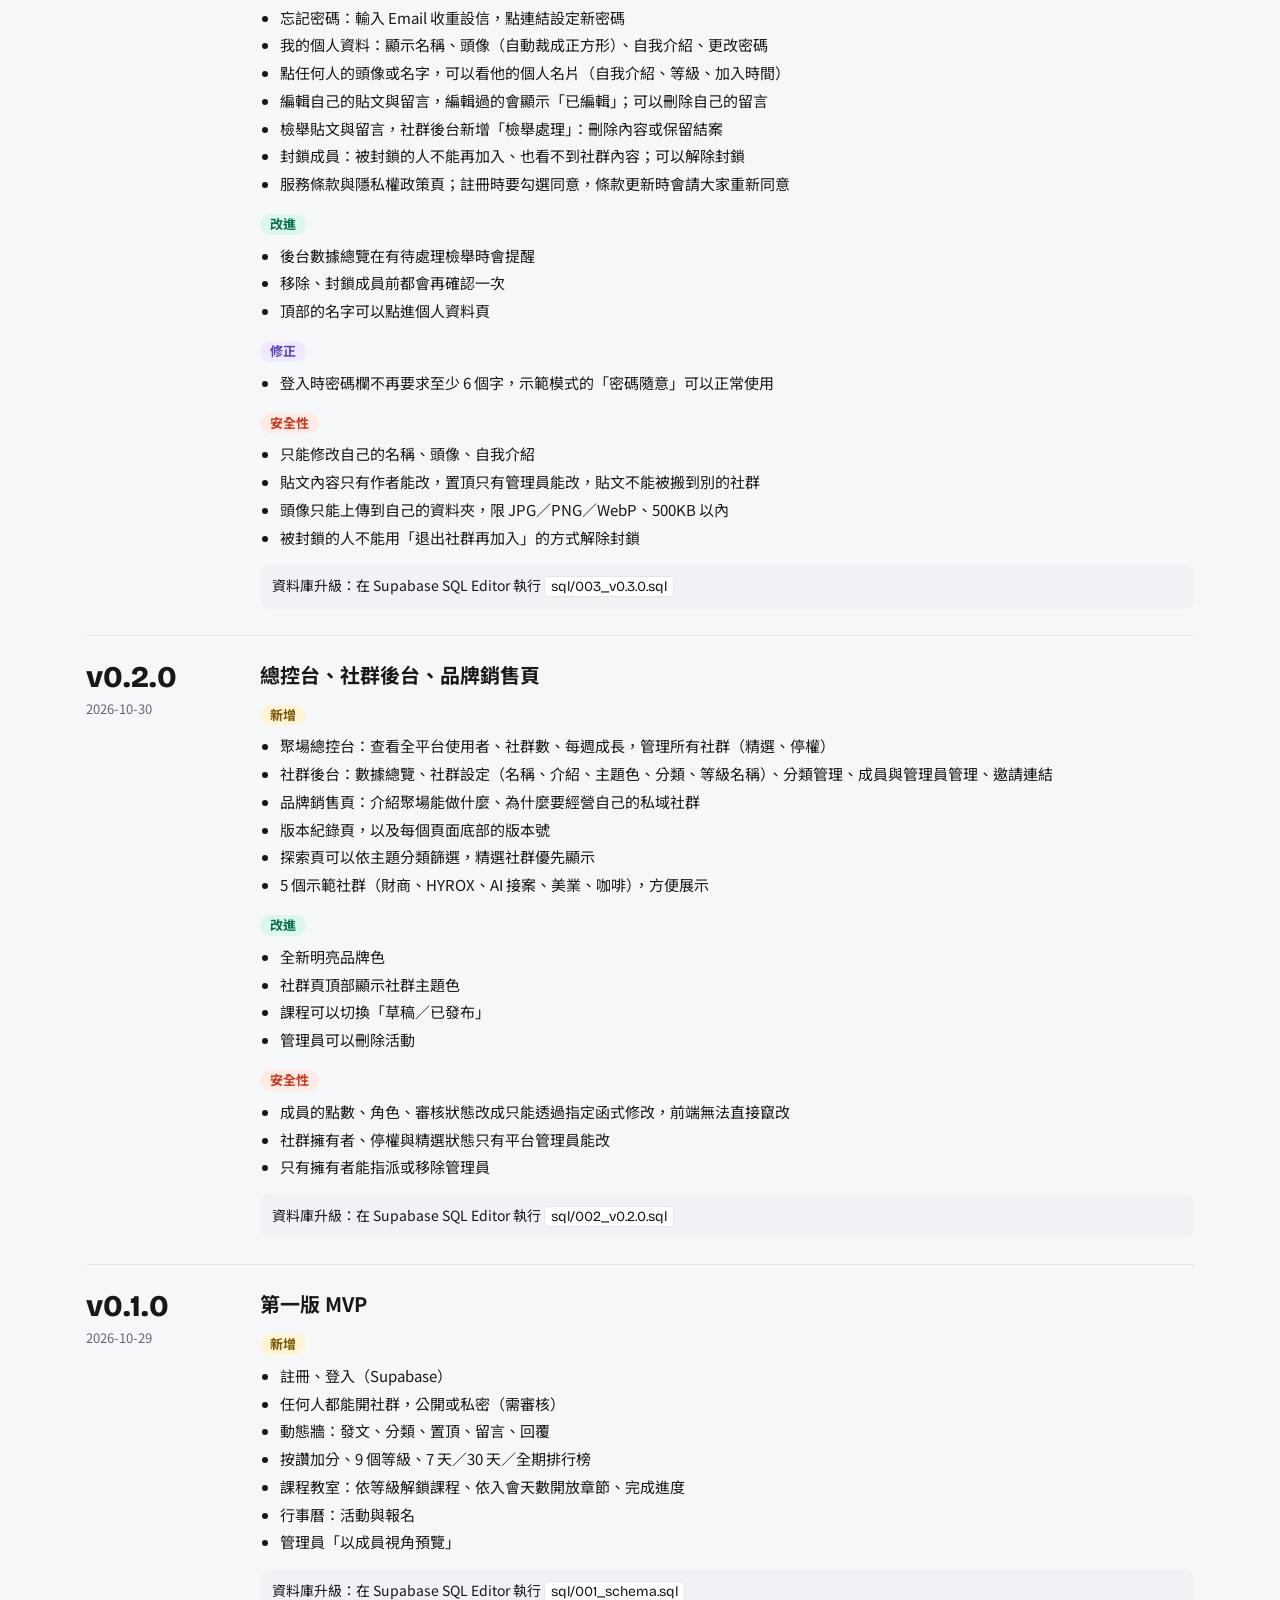
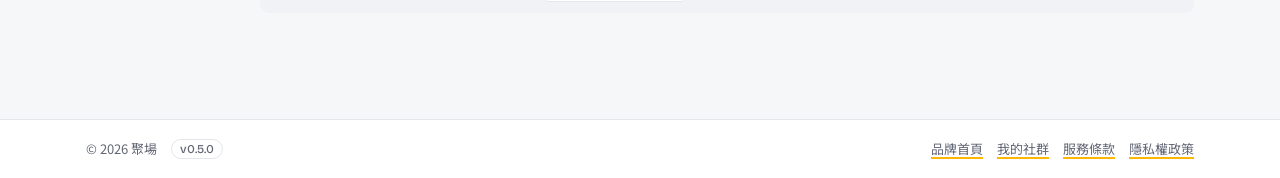
<file: changelog.html>
<!doctype html>
<html lang="zh-Hant">
<head>
<meta charset="utf-8">
<meta name="viewport" content="width=device-width, initial-scale=1, viewport-fit=cover">
<title>聚場版本紀錄</title>
<meta name="claude:viewport-fit-sides" content="cover">
<link rel="preconnect" href="https://fonts.googleapis.com">
<link rel="stylesheet" href="https://fonts.googleapis.com/css2?family=Bricolage+Grotesque:opsz,wght@12..96,500;12..96,700;12..96,800&family=LXGW+WenKai+TC:wght@700&family=Noto+Sans+TC:wght@400;500;700&display=swap">
<link rel="stylesheet" href="assets/brand.css">
<style>
/* Layout: 單欄時間軸，左側版本號，右側內容 */
main { padding-block: 32px 40px }
.intro h1 { font-family: var(--f-display); font-size: clamp(28px, 4.5vw, 40px); margin: 0 0 6px }
.intro p { color: var(--muted); margin: 0 0 30px; max-width: 40em }
.rel { display: grid; grid-template-columns: 150px minmax(0, 1fr); gap: 24px; padding: 26px 0; border-top: 1px solid var(--line) }
@media (max-width: 640px) { .rel { grid-template-columns: minmax(0, 1fr); gap: 8px } }
.rel .v { font: 800 30px/1 var(--f-num) }
.rel .d { color: var(--muted); font-size: 13px; margin-top: 6px; font-variant-numeric: tabular-nums }
.rel .cur { display: inline-block; margin-top: 8px }
.rel h2 { margin: 0 0 10px; font-size: 20px }
.grp { margin-top: 14px }
.grp h3 { display: inline-block; margin: 0 0 6px; font-size: 13px; padding: 2px 10px; border-radius: 999px }
.grp ul { margin: 0; padding-left: 20px }
.grp li { margin: 3px 0 }
.dbnote { margin-top: 14px; font-size: 14px; background: var(--surface-2); border-radius: var(--r-sm); padding: 10px 12px }
.dbnote code { font-family: var(--f-num); background: var(--surface); padding: 1px 6px; border-radius: 4px; border: 1px solid var(--line) }
</style>
</head>
<body>

<header class="top"><div class="wrap"><a class="brand" href="./"><span class="mark" aria-hidden="true">聚</span><span>聚場</span></a><span class="crumb">／ 版本紀錄</span><span class="spacer"></span><a class="btn sm" href="app.html">我的社群</a></div></header>
<main class="wrap">
  <div class="intro"><h1>版本紀錄</h1><p>聚場每一次更新的內容。版本號的第二碼代表功能更新，第三碼代表錯誤修正。標示「資料庫升級」的版本，需要在 Supabase 執行對應的 SQL 檔。</p></div>
  <div id="list"></div>
</main>
<footer class="foot"><div class="wrap" id="footer"></div></footer>

<script src="assets/config.js"></script>
<script src="assets/changelog.js"></script>
<script>
const esc = s => String(s ?? '').replace(/[&<>"']/g, c => ({ '&': '&amp;', '<': '&lt;', '>': '&gt;', '"': '&quot;', "'": '&#39;' }[c]));
const tone = { '新增': 'background:var(--sun-soft);color:var(--sun-ink)', '改進': 'background:var(--mint-soft);color:var(--mint-ink)', '修正': 'background:var(--grape-soft);color:var(--grape-ink)', '安全性': 'background:var(--coral-soft);color:var(--coral-ink)' };
document.getElementById('list').innerHTML = window.JC_CHANGELOG.map((r, i) => `<article class="rel" id="v${r.version.replace(/\./g, '-')}">
  <div><div class="v">v${esc(r.version)}</div><div class="d">${esc(r.date)}</div>${i === 0 ? '<span class="chip sun cur">目前版本</span>' : ''}</div>
  <div><h2>${esc(r.title)}</h2>
    ${r.groups.map(([g, items]) => `<div class="grp"><h3 style="${tone[g] || ''}">${esc(g)}</h3><ul>${items.map(x => `<li>${esc(x)}</li>`).join('')}</ul></div>`).join('')}
    ${r.db ? `<div class="dbnote">資料庫升級：在 Supabase SQL Editor 執行 <code>${esc(r.db)}</code></div>` : ''}</div>
</article>`).join('');
document.getElementById('footer').innerHTML = `<span>© ${new Date().getFullYear()} 聚場</span><a class="ver" href="changelog.html">v${esc(window.JC_VERSION)}</a><span class="spacer"></span><a href="./">品牌首頁</a><a href="app.html">我的社群</a><a href="terms.html">服務條款</a><a href="privacy.html">隱私權政策</a>`;
</script>

</body>
</html>
</file>
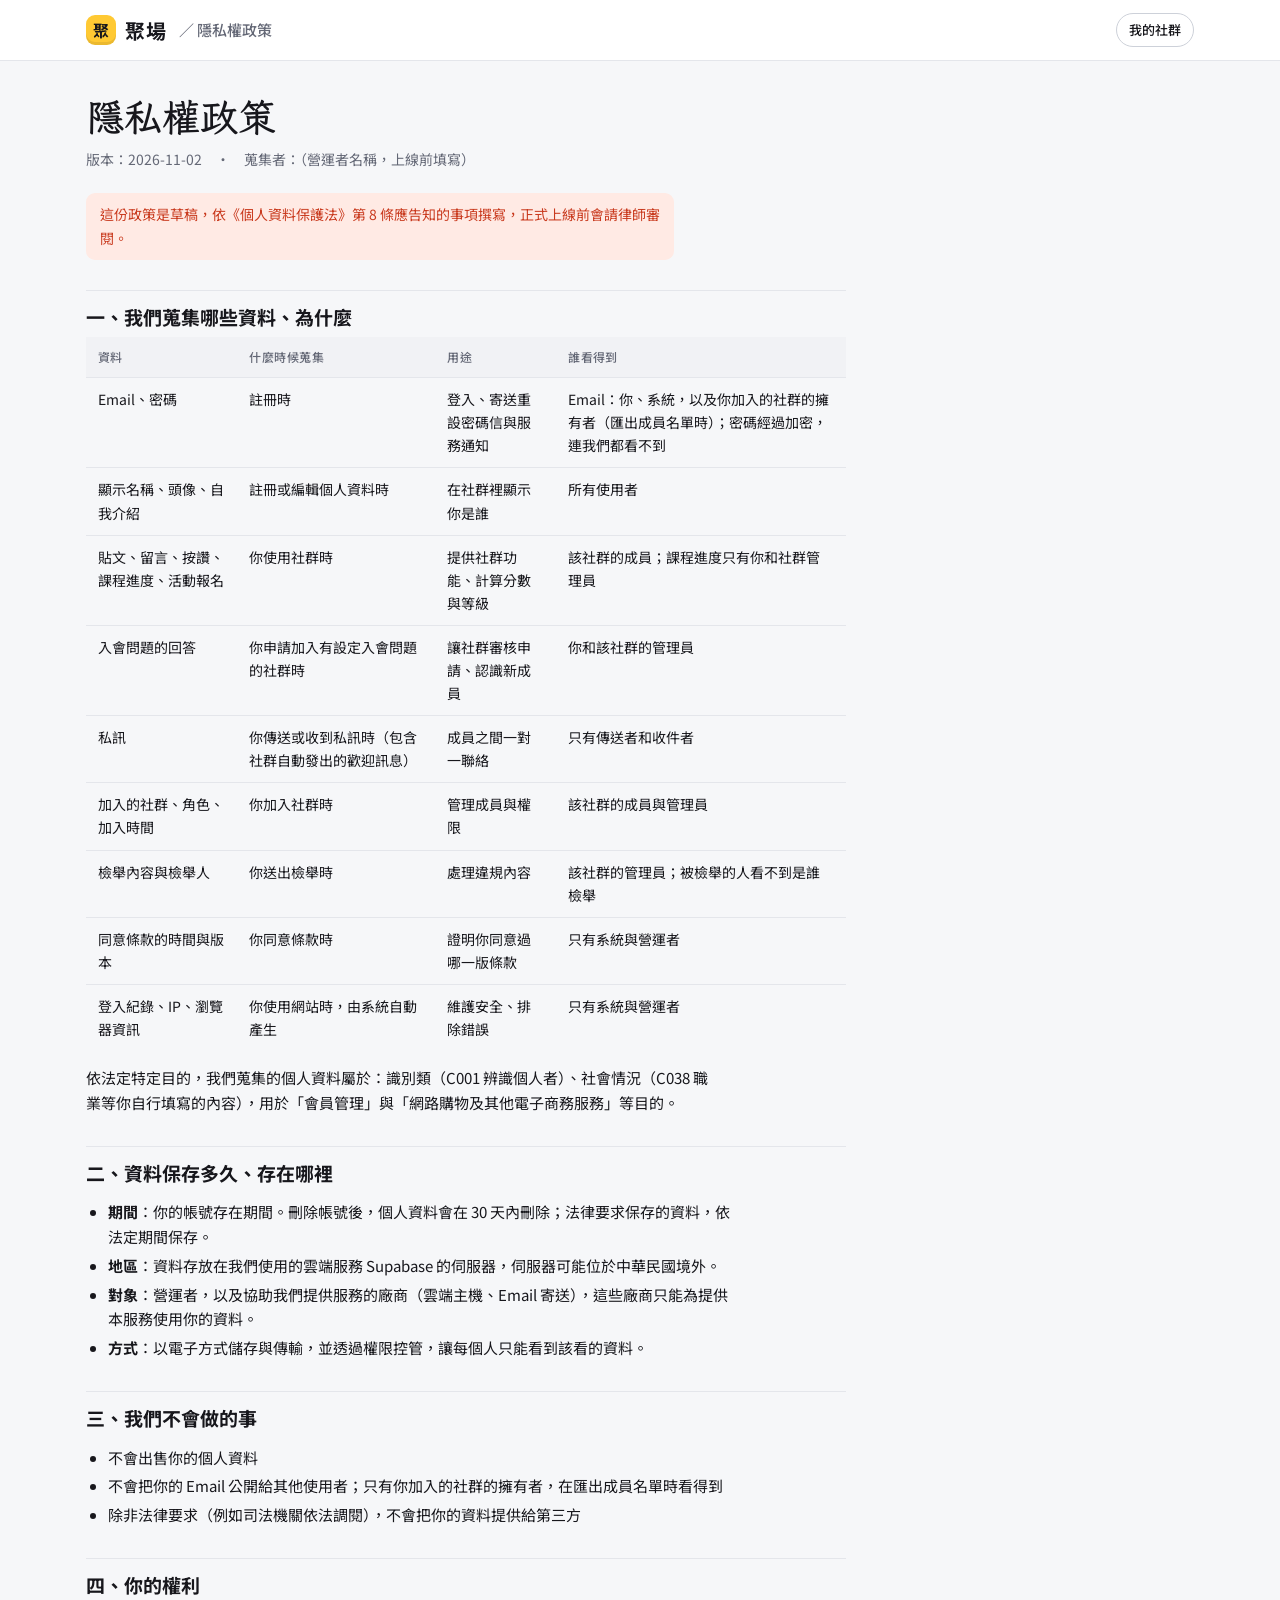
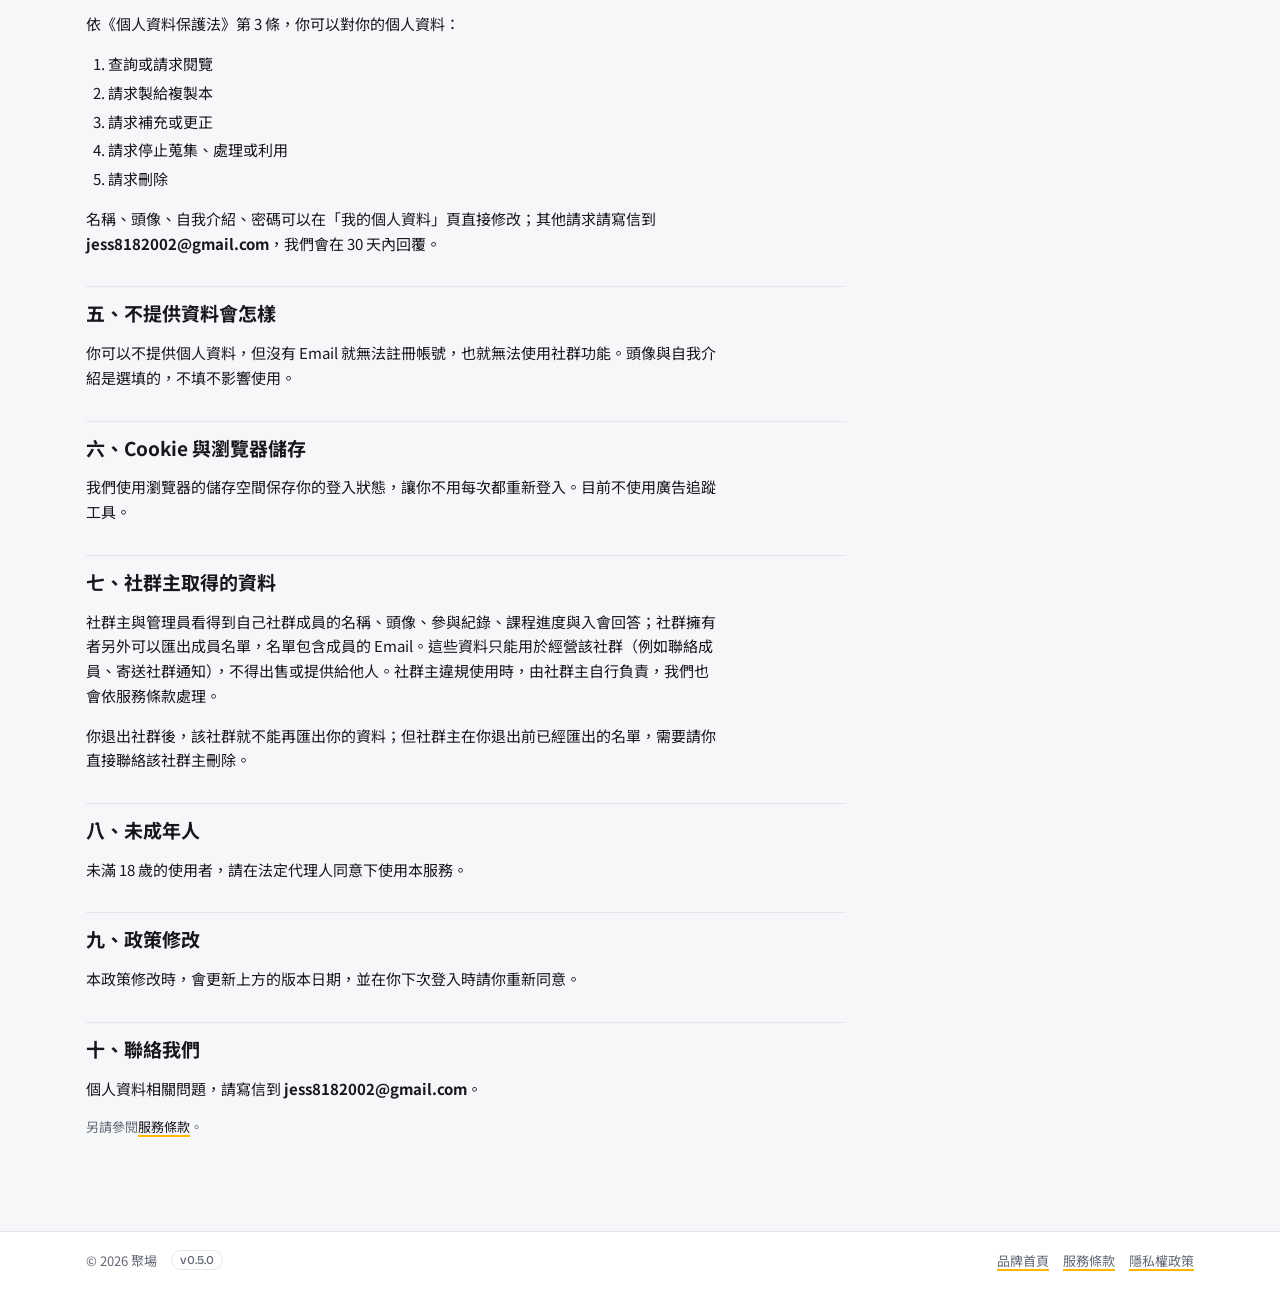
<file: privacy.html>
<!doctype html>
<html lang="zh-Hant">
<head>
<meta charset="utf-8">
<meta name="viewport" content="width=device-width, initial-scale=1, viewport-fit=cover">
<title>聚場隱私權政策</title>
<meta name="claude:viewport-fit-sides" content="cover">
<link rel="preconnect" href="https://fonts.googleapis.com">
<link rel="stylesheet" href="https://fonts.googleapis.com/css2?family=Bricolage+Grotesque:opsz,wght@12..96,500;12..96,700&family=LXGW+WenKai+TC:wght@700&family=Noto+Sans+TC:wght@400;500;700&display=swap">
<link rel="stylesheet" href="assets/brand.css">
<style>
/* Layout: 單欄法律文件；蒐集項目用表格，方便一眼看完「收什麼、為什麼、給誰看」 */
main { padding-block: 32px 40px }
.doc { max-width: 760px }
.doc h1 { font-family: var(--f-display); font-size: clamp(28px, 4.5vw, 38px); margin: 0 0 6px }
.doc .meta { color: var(--muted); margin: 0 0 22px; font-size: 14px }
.doc h2 { font-size: 19px; margin: 30px 0 8px; padding-top: 14px; border-top: 1px solid var(--line) }
.doc p, .doc li { max-width: 42em }
.doc ol, .doc ul { padding-left: 22px }
.doc li { margin: 4px 0 }
.doc table.t td { white-space: normal; vertical-align: top }
</style>
</head>
<body>

<header class="top"><div class="wrap"><a class="brand" href="./"><span class="mark" aria-hidden="true">聚</span><span>聚場</span></a><span class="crumb">／ 隱私權政策</span><span class="spacer"></span><a class="btn sm" href="app.html">我的社群</a></div></header>
<main class="wrap"><article class="doc">
  <h1>隱私權政策</h1>
  <p class="meta">版本：<span data-cfg="TERMS_VERSION"></span>　·　蒐集者：<span data-cfg="OPERATOR_NAME"></span></p>
  <p class="banner warn">這份政策是草稿，依《個人資料保護法》第 8 條應告知的事項撰寫，正式上線前會請律師審閱。</p>

  <h2>一、我們蒐集哪些資料、為什麼</h2>
  <div class="scroll"><table class="t">
    <thead><tr><th>資料</th><th>什麼時候蒐集</th><th>用途</th><th>誰看得到</th></tr></thead>
    <tbody>
      <tr><td>Email、密碼</td><td>註冊時</td><td>登入、寄送重設密碼信與服務通知</td><td>Email：你、系統，以及你加入的社群的擁有者（匯出成員名單時）；密碼經過加密，連我們都看不到</td></tr>
      <tr><td>顯示名稱、頭像、自我介紹</td><td>註冊或編輯個人資料時</td><td>在社群裡顯示你是誰</td><td>所有使用者</td></tr>
      <tr><td>貼文、留言、按讚、課程進度、活動報名</td><td>你使用社群時</td><td>提供社群功能、計算分數與等級</td><td>該社群的成員；課程進度只有你和社群管理員</td></tr>
      <tr><td>入會問題的回答</td><td>你申請加入有設定入會問題的社群時</td><td>讓社群審核申請、認識新成員</td><td>你和該社群的管理員</td></tr>
      <tr><td>私訊</td><td>你傳送或收到私訊時（包含社群自動發出的歡迎訊息）</td><td>成員之間一對一聯絡</td><td>只有傳送者和收件者</td></tr>
      <tr><td>加入的社群、角色、加入時間</td><td>你加入社群時</td><td>管理成員與權限</td><td>該社群的成員與管理員</td></tr>
      <tr><td>檢舉內容與檢舉人</td><td>你送出檢舉時</td><td>處理違規內容</td><td>該社群的管理員；被檢舉的人看不到是誰檢舉</td></tr>
      <tr><td>同意條款的時間與版本</td><td>你同意條款時</td><td>證明你同意過哪一版條款</td><td>只有系統與營運者</td></tr>
      <tr><td>登入紀錄、IP、瀏覽器資訊</td><td>你使用網站時，由系統自動產生</td><td>維護安全、排除錯誤</td><td>只有系統與營運者</td></tr>
    </tbody></table></div>
  <p>依法定特定目的，我們蒐集的個人資料屬於：識別類（C001 辨識個人者）、社會情況（C038 職業等你自行填寫的內容），用於「會員管理」與「網路購物及其他電子商務服務」等目的。</p>

  <h2>二、資料保存多久、存在哪裡</h2>
  <ul>
    <li><b>期間</b>：你的帳號存在期間。刪除帳號後，個人資料會在 30 天內刪除；法律要求保存的資料，依法定期間保存。</li>
    <li><b>地區</b>：資料存放在我們使用的雲端服務 Supabase 的伺服器，伺服器可能位於中華民國境外。</li>
    <li><b>對象</b>：營運者，以及協助我們提供服務的廠商（雲端主機、Email 寄送），這些廠商只能為提供本服務使用你的資料。</li>
    <li><b>方式</b>：以電子方式儲存與傳輸，並透過權限控管，讓每個人只能看到該看的資料。</li>
  </ul>

  <h2>三、我們不會做的事</h2>
  <ul>
    <li>不會出售你的個人資料</li>
    <li>不會把你的 Email 公開給其他使用者；只有你加入的社群的擁有者，在匯出成員名單時看得到</li>
    <li>除非法律要求（例如司法機關依法調閱），不會把你的資料提供給第三方</li>
  </ul>

  <h2>四、你的權利</h2>
  <p>依《個人資料保護法》第 3 條，你可以對你的個人資料：</p>
  <ol>
    <li>查詢或請求閱覽</li><li>請求製給複製本</li><li>請求補充或更正</li><li>請求停止蒐集、處理或利用</li><li>請求刪除</li>
  </ol>
  <p>名稱、頭像、自我介紹、密碼可以在「我的個人資料」頁直接修改；其他請求請寫信到 <b data-cfg="CONTACT_EMAIL"></b>，我們會在 30 天內回覆。</p>

  <h2>五、不提供資料會怎樣</h2>
  <p>你可以不提供個人資料，但沒有 Email 就無法註冊帳號，也就無法使用社群功能。頭像與自我介紹是選填的，不填不影響使用。</p>

  <h2>六、Cookie 與瀏覽器儲存</h2>
  <p>我們使用瀏覽器的儲存空間保存你的登入狀態，讓你不用每次都重新登入。目前不使用廣告追蹤工具。</p>

  <h2>七、社群主取得的資料</h2>
  <p>社群主與管理員看得到自己社群成員的名稱、頭像、參與紀錄、課程進度與入會回答；社群擁有者另外可以匯出成員名單，名單包含成員的 Email。這些資料只能用於經營該社群（例如聯絡成員、寄送社群通知），不得出售或提供給他人。社群主違規使用時，由社群主自行負責，我們也會依服務條款處理。</p>
  <p>你退出社群後，該社群就不能再匯出你的資料；但社群主在你退出前已經匯出的名單，需要請你直接聯絡該社群主刪除。</p>

  <h2>八、未成年人</h2>
  <p>未滿 18 歲的使用者，請在法定代理人同意下使用本服務。</p>

  <h2>九、政策修改</h2>
  <p>本政策修改時，會更新上方的版本日期，並在你下次登入時請你重新同意。</p>

  <h2>十、聯絡我們</h2>
  <p>個人資料相關問題，請寫信到 <b data-cfg="CONTACT_EMAIL"></b>。</p>
  <p class="small muted">另請參閱<a href="terms.html">服務條款</a>。</p>
</article></main>
<footer class="foot"><div class="wrap" id="footer"></div></footer>

<script src="assets/config.js"></script>
<script src="assets/changelog.js"></script>
<script>
document.querySelectorAll('[data-cfg]').forEach(el => { el.textContent = window.JC_CONFIG[el.dataset.cfg] || ''; });
document.getElementById('footer').innerHTML = `<span>© ${new Date().getFullYear()} 聚場</span><a class="ver" href="changelog.html">v${window.JC_VERSION}</a><span class="spacer"></span><a href="./">品牌首頁</a><a href="terms.html">服務條款</a><a href="privacy.html">隱私權政策</a>`;
</script>

</body>
</html>
</file>
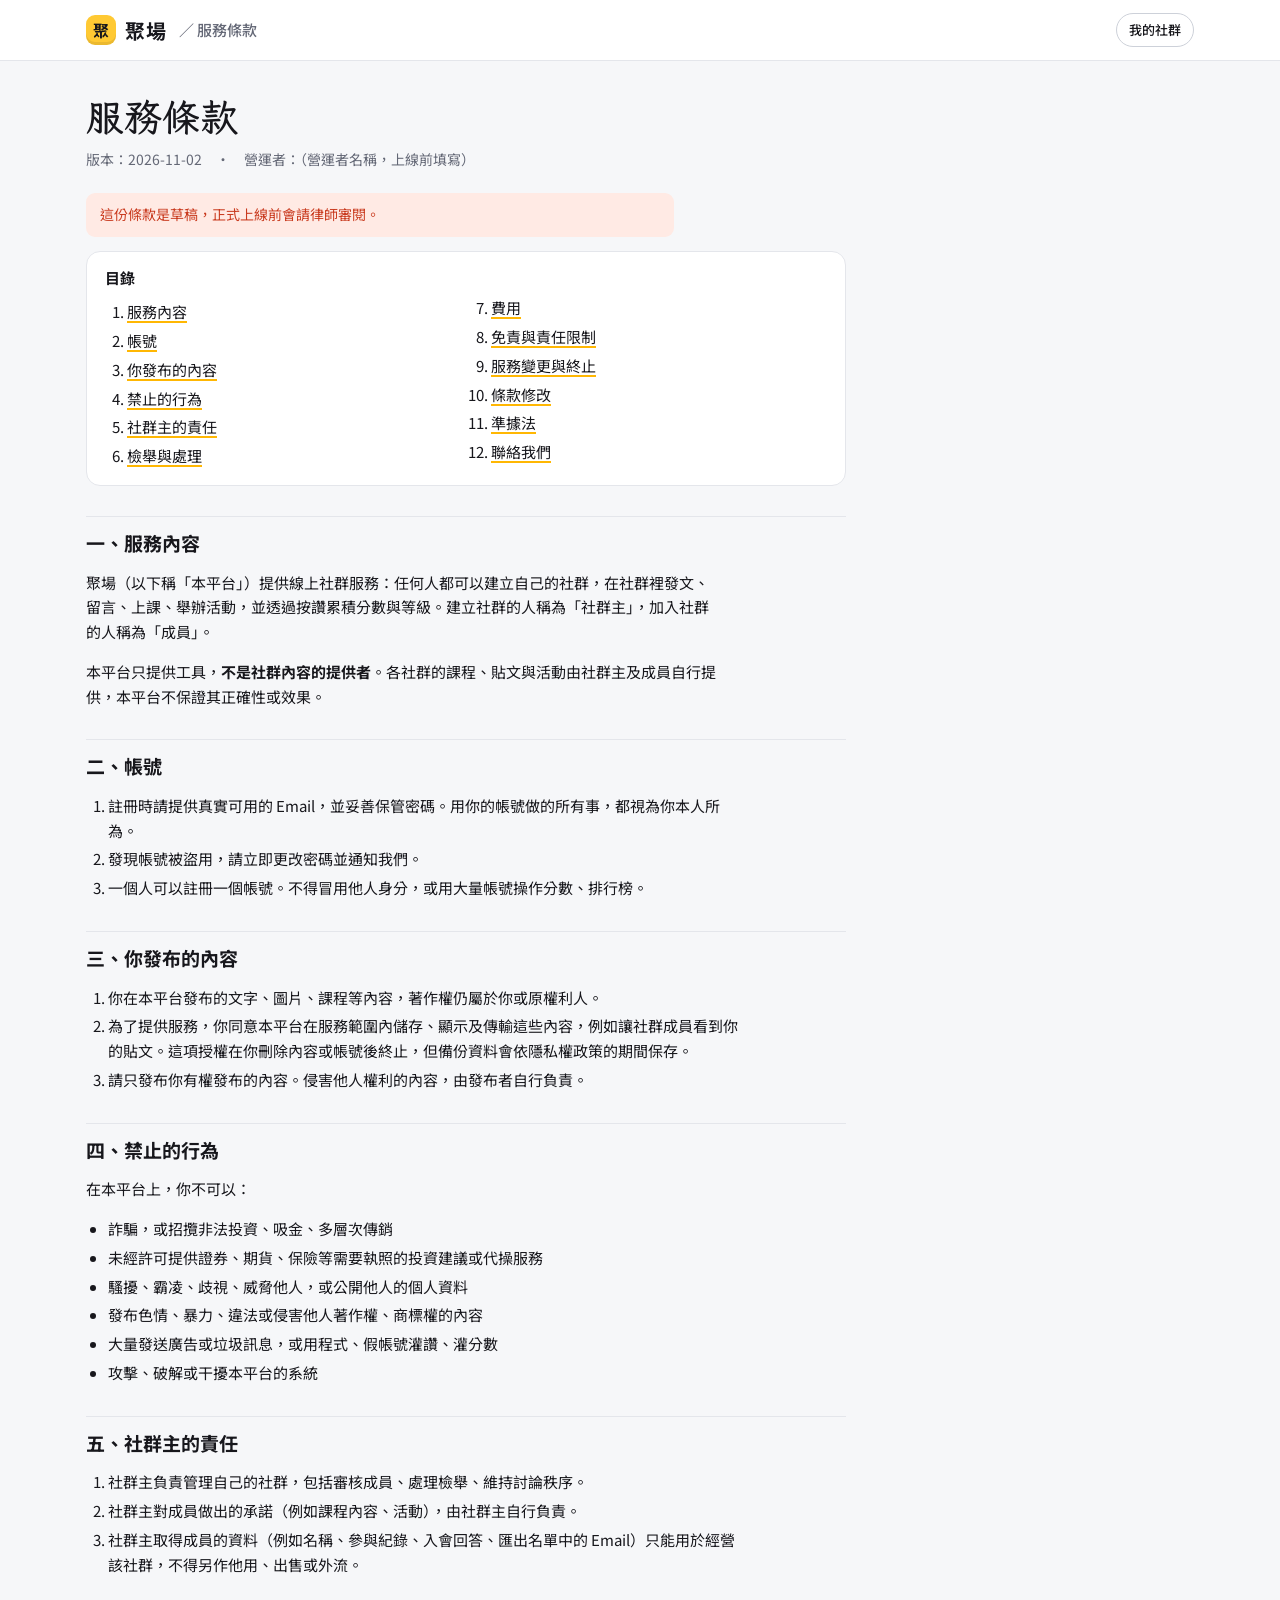
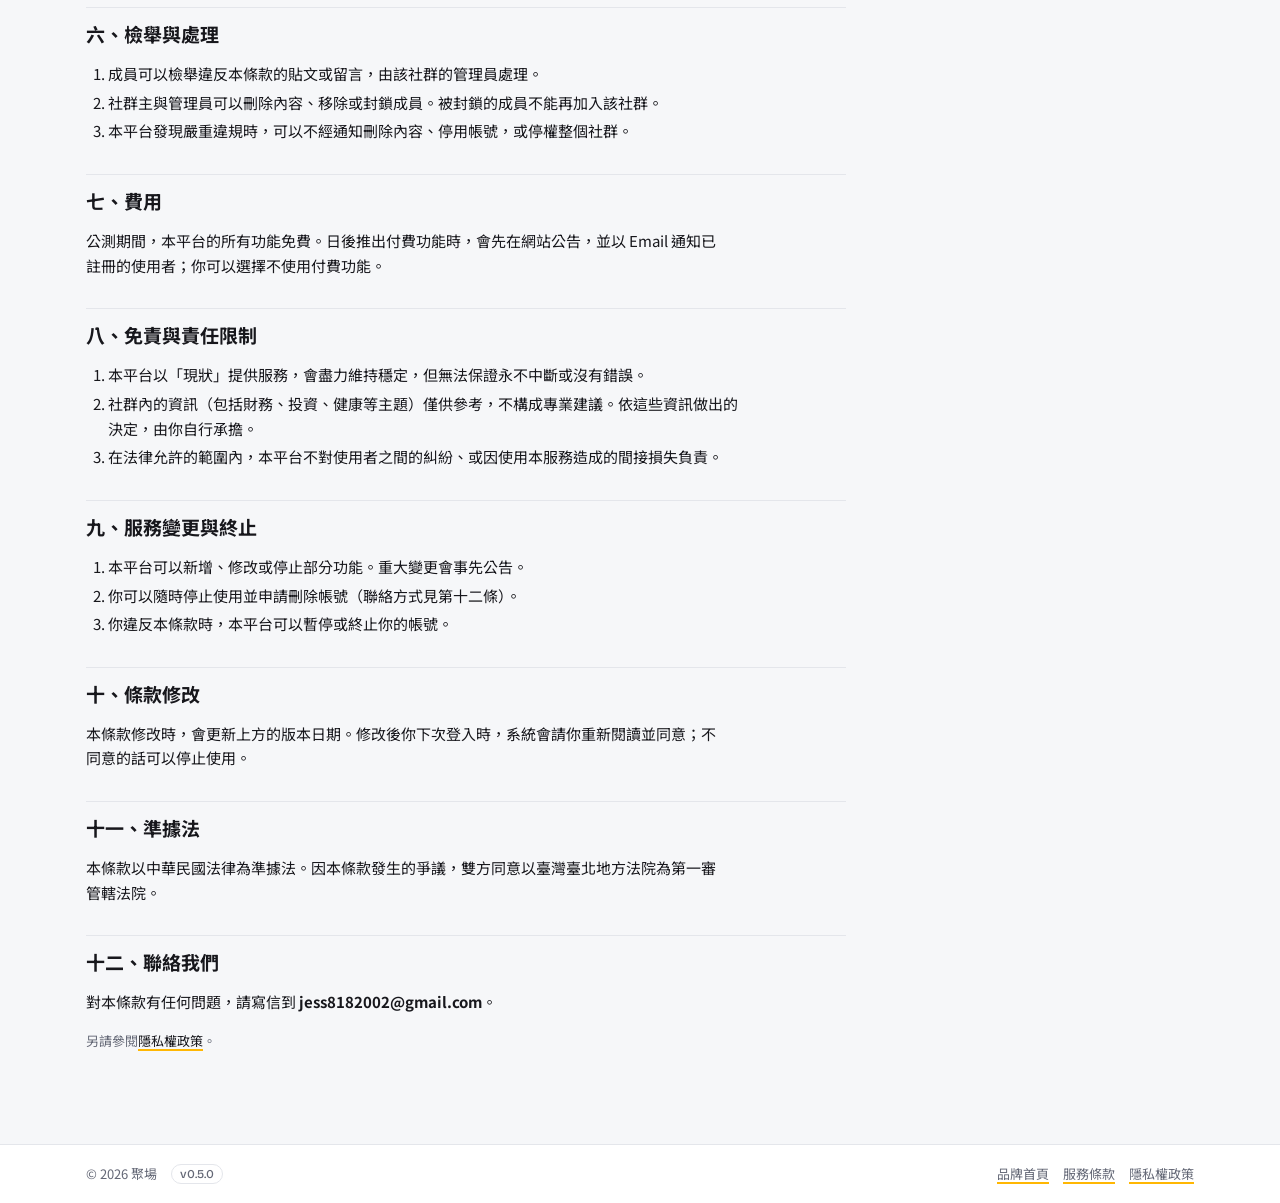
<file: terms.html>
<!doctype html>
<html lang="zh-Hant">
<head>
<meta charset="utf-8">
<meta name="viewport" content="width=device-width, initial-scale=1, viewport-fit=cover">
<title>聚場服務條款</title>
<meta name="claude:viewport-fit-sides" content="cover">
<link rel="preconnect" href="https://fonts.googleapis.com">
<link rel="stylesheet" href="https://fonts.googleapis.com/css2?family=Bricolage+Grotesque:opsz,wght@12..96,500;12..96,700&family=LXGW+WenKai+TC:wght@700&family=Noto+Sans+TC:wght@400;500;700&display=swap">
<link rel="stylesheet" href="assets/brand.css">
<style>
/* Layout: 單欄法律文件，左側章節編號，閱讀寬度約 40 字 */
main { padding-block: 32px 40px }
.doc { max-width: 760px }
.doc h1 { font-family: var(--f-display); font-size: clamp(28px, 4.5vw, 38px); margin: 0 0 6px }
.doc .meta { color: var(--muted); margin: 0 0 22px; font-size: 14px }
.doc h2 { font-size: 19px; margin: 30px 0 8px; padding-top: 14px; border-top: 1px solid var(--line) }
.doc p, .doc li { max-width: 42em }
.doc ol, .doc ul { padding-left: 22px }
.doc li { margin: 4px 0 }
.toc { background: var(--surface); border: 1px solid var(--line); border-radius: var(--r); padding: 14px 18px; margin-bottom: 8px }
.toc ol { margin: 6px 0 0; columns: 2; column-gap: 28px }
@media (max-width: 560px) { .toc ol { columns: 1 } }
</style>
</head>
<body>

<header class="top"><div class="wrap"><a class="brand" href="./"><span class="mark" aria-hidden="true">聚</span><span>聚場</span></a><span class="crumb">／ 服務條款</span><span class="spacer"></span><a class="btn sm" href="app.html">我的社群</a></div></header>
<main class="wrap"><article class="doc">
  <h1>服務條款</h1>
  <p class="meta">版本：<span data-cfg="TERMS_VERSION"></span>　·　營運者：<span data-cfg="OPERATOR_NAME"></span></p>
  <p class="banner warn">這份條款是草稿，正式上線前會請律師審閱。</p>

  <nav class="toc" aria-label="目錄"><b>目錄</b><ol>
    <li><a href="#s1">服務內容</a></li><li><a href="#s2">帳號</a></li><li><a href="#s3">你發布的內容</a></li><li><a href="#s4">禁止的行為</a></li>
    <li><a href="#s5">社群主的責任</a></li><li><a href="#s6">檢舉與處理</a></li><li><a href="#s7">費用</a></li><li><a href="#s8">免責與責任限制</a></li>
    <li><a href="#s9">服務變更與終止</a></li><li><a href="#s10">條款修改</a></li><li><a href="#s11">準據法</a></li><li><a href="#s12">聯絡我們</a></li></ol></nav>

  <h2 id="s1">一、服務內容</h2>
  <p>聚場（以下稱「本平台」）提供線上社群服務：任何人都可以建立自己的社群，在社群裡發文、留言、上課、舉辦活動，並透過按讚累積分數與等級。建立社群的人稱為「社群主」，加入社群的人稱為「成員」。</p>
  <p>本平台只提供工具，<b>不是社群內容的提供者</b>。各社群的課程、貼文與活動由社群主及成員自行提供，本平台不保證其正確性或效果。</p>

  <h2 id="s2">二、帳號</h2>
  <ol>
    <li>註冊時請提供真實可用的 Email，並妥善保管密碼。用你的帳號做的所有事，都視為你本人所為。</li>
    <li>發現帳號被盜用，請立即更改密碼並通知我們。</li>
    <li>一個人可以註冊一個帳號。不得冒用他人身分，或用大量帳號操作分數、排行榜。</li>
  </ol>

  <h2 id="s3">三、你發布的內容</h2>
  <ol>
    <li>你在本平台發布的文字、圖片、課程等內容，著作權仍屬於你或原權利人。</li>
    <li>為了提供服務，你同意本平台在服務範圍內儲存、顯示及傳輸這些內容，例如讓社群成員看到你的貼文。這項授權在你刪除內容或帳號後終止，但備份資料會依隱私權政策的期間保存。</li>
    <li>請只發布你有權發布的內容。侵害他人權利的內容，由發布者自行負責。</li>
  </ol>

  <h2 id="s4">四、禁止的行為</h2>
  <p>在本平台上，你不可以：</p>
  <ul>
    <li>詐騙，或招攬非法投資、吸金、多層次傳銷</li>
    <li>未經許可提供證券、期貨、保險等需要執照的投資建議或代操服務</li>
    <li>騷擾、霸凌、歧視、威脅他人，或公開他人的個人資料</li>
    <li>發布色情、暴力、違法或侵害他人著作權、商標權的內容</li>
    <li>大量發送廣告或垃圾訊息，或用程式、假帳號灌讚、灌分數</li>
    <li>攻擊、破解或干擾本平台的系統</li>
  </ul>

  <h2 id="s5">五、社群主的責任</h2>
  <ol>
    <li>社群主負責管理自己的社群，包括審核成員、處理檢舉、維持討論秩序。</li>
    <li>社群主對成員做出的承諾（例如課程內容、活動），由社群主自行負責。</li>
    <li>社群主取得成員的資料（例如名稱、參與紀錄、入會回答、匯出名單中的 Email）只能用於經營該社群，不得另作他用、出售或外流。</li>
  </ol>

  <h2 id="s6">六、檢舉與處理</h2>
  <ol>
    <li>成員可以檢舉違反本條款的貼文或留言，由該社群的管理員處理。</li>
    <li>社群主與管理員可以刪除內容、移除或封鎖成員。被封鎖的成員不能再加入該社群。</li>
    <li>本平台發現嚴重違規時，可以不經通知刪除內容、停用帳號，或停權整個社群。</li>
  </ol>

  <h2 id="s7">七、費用</h2>
  <p>公測期間，本平台的所有功能免費。日後推出付費功能時，會先在網站公告，並以 Email 通知已註冊的使用者；你可以選擇不使用付費功能。</p>

  <h2 id="s8">八、免責與責任限制</h2>
  <ol>
    <li>本平台以「現狀」提供服務，會盡力維持穩定，但無法保證永不中斷或沒有錯誤。</li>
    <li>社群內的資訊（包括財務、投資、健康等主題）僅供參考，不構成專業建議。依這些資訊做出的決定，由你自行承擔。</li>
    <li>在法律允許的範圍內，本平台不對使用者之間的糾紛、或因使用本服務造成的間接損失負責。</li>
  </ol>

  <h2 id="s9">九、服務變更與終止</h2>
  <ol>
    <li>本平台可以新增、修改或停止部分功能。重大變更會事先公告。</li>
    <li>你可以隨時停止使用並申請刪除帳號（聯絡方式見第十二條）。</li>
    <li>你違反本條款時，本平台可以暫停或終止你的帳號。</li>
  </ol>

  <h2 id="s10">十、條款修改</h2>
  <p>本條款修改時，會更新上方的版本日期。修改後你下次登入時，系統會請你重新閱讀並同意；不同意的話可以停止使用。</p>

  <h2 id="s11">十一、準據法</h2>
  <p>本條款以中華民國法律為準據法。因本條款發生的爭議，雙方同意以臺灣臺北地方法院為第一審管轄法院。</p>

  <h2 id="s12">十二、聯絡我們</h2>
  <p>對本條款有任何問題，請寫信到 <b data-cfg="CONTACT_EMAIL"></b>。</p>
  <p class="small muted">另請參閱<a href="privacy.html">隱私權政策</a>。</p>
</article></main>
<footer class="foot"><div class="wrap" id="footer"></div></footer>

<script src="assets/config.js"></script>
<script src="assets/changelog.js"></script>
<script>
document.querySelectorAll('[data-cfg]').forEach(el => { el.textContent = window.JC_CONFIG[el.dataset.cfg] || ''; });
document.getElementById('footer').innerHTML = `<span>© ${new Date().getFullYear()} 聚場</span><a class="ver" href="changelog.html">v${window.JC_VERSION}</a><span class="spacer"></span><a href="./">品牌首頁</a><a href="terms.html">服務條款</a><a href="privacy.html">隱私權政策</a>`;
</script>

</body>
</html>
</file>
<file: assets/brand.css>
/* =====================================================================
   聚場品牌樣式（明亮版）
   主色「陽光黃」搭配墨色文字；珊瑚橘做互動強調，薄荷綠表示成功狀態
   刻意只做亮色主題：所有顏色都在這裡明確指定
   ===================================================================== */
:root {
  color-scheme: light;
  /* 品牌色 */
  --sun: #FFC933; --sun-hover: #FFB703; --sun-soft: #FFF5D6; --sun-ink: #7A5600;
  --coral: #FF6B4A; --coral-ink: #C93A1E; --coral-soft: #FFEAE4;
  --mint: #12B886; --mint-ink: #08714F; --mint-soft: #DCF7EC;
  --grape-soft: #EFEAFF; --grape-ink: #5B3FC4;
  --chart: #E8590C;
  /* 中性色（微偏冷，讓黃色更亮） */
  --canvas: #F6F7F9; --surface: #FFFFFF; --surface-2: #F1F2F5; --line: #E4E6EB; --line-strong: #CDD1D9;
  --ink: #17171C; --ink-2: #3A3B45; --muted: #646876; --on-ink: #FFFFFF;
  /* 字體 */
  --f-display: "LXGW WenKai TC", "Noto Sans TC", system-ui, sans-serif;
  --f-body: "Noto Sans TC", system-ui, -apple-system, "PingFang TC", "Microsoft JhengHei", sans-serif;
  --f-num: "Bricolage Grotesque", "Noto Sans TC", system-ui, sans-serif;
  --r: 14px; --r-sm: 9px;
  --shadow: 0 1px 2px rgba(23, 23, 28, .05), 0 4px 16px rgba(23, 23, 28, .05);
}
* { box-sizing: border-box }
html, body { background: var(--canvas); color: var(--ink) }
body { margin: 0; font-family: var(--f-body); font-size: 15px; line-height: 1.65; -webkit-font-smoothing: antialiased }
body::before { content: ""; position: fixed; inset: 0 0 auto; height: env(safe-area-inset-top, 0px); z-index: 10; background: var(--surface) }
a { color: var(--ink); text-decoration-color: var(--sun-hover); text-decoration-thickness: 2px; text-underline-offset: 3px }
button, input, textarea, select { font: inherit; color: inherit }
:focus-visible { outline: 3px solid var(--coral); outline-offset: 2px; border-radius: 4px }
h1, h2, h3 { text-wrap: balance; line-height: 1.3 }
.wrap { max-width: 1140px; margin: 0 auto; padding-left: max(16px, env(safe-area-inset-left, 0px)); padding-right: max(16px, env(safe-area-inset-right, 0px)) }

/* ---------- 頂部列 ---------- */
.top { position: sticky; top: env(safe-area-inset-top, 0px); z-index: 5; background: var(--surface); border-bottom: 1px solid var(--line) }
.top .wrap { display: flex; align-items: center; gap: 12px; min-height: 60px; flex-wrap: wrap; padding-block: 8px }
.brand { display: inline-flex; align-items: center; gap: 9px; font-weight: 700; font-size: 20px; text-decoration: none; color: var(--ink); letter-spacing: .04em }
.brand .mark { width: 30px; height: 30px; border-radius: 9px; background: var(--sun); display: inline-grid; place-items: center; font-size: 16px; box-shadow: inset 0 -3px 0 rgba(0,0,0,.08) }
.crumb { color: var(--muted); font-weight: 500; min-width: 0; overflow: hidden; text-overflow: ellipsis; white-space: nowrap }
.spacer { flex: 1 }
.user-chip { display: inline-flex; align-items: center; gap: 8px; font-size: 14px; font-weight: 500 }

/* ---------- 按鈕 ---------- */
.btn { display: inline-flex; align-items: center; justify-content: center; gap: 6px; border: 1px solid var(--line-strong); background: var(--surface); border-radius: 999px;
  padding: 8px 16px; cursor: pointer; font-weight: 500; font-size: 14px; white-space: nowrap; text-decoration: none; color: var(--ink); transition: background .15s, border-color .15s, transform .1s }
.btn:hover { border-color: var(--ink-2) }
.btn:active { transform: translateY(1px) }
.btn.primary { background: var(--sun); border-color: var(--sun); font-weight: 700 }
.btn.primary:hover { background: var(--sun-hover); border-color: var(--sun-hover) }
.btn.dark { background: var(--ink); border-color: var(--ink); color: var(--on-ink); font-weight: 700 }
.btn.dark:hover { background: var(--ink-2) }
.btn.ghost { border-color: transparent; background: transparent; color: var(--muted) }
.btn.ghost:hover { color: var(--ink); background: var(--surface-2) }
.btn.sm { padding: 5px 12px; font-size: 13px }
.btn.lg { padding: 13px 26px; font-size: 16px }
.btn.danger { color: var(--coral-ink); border-color: var(--coral-soft) }
.btn.danger:hover { background: var(--coral-soft); border-color: var(--coral) }
.btn:disabled { opacity: .5; cursor: not-allowed }

/* ---------- 標籤 ---------- */
.chip { display: inline-flex; align-items: center; gap: 5px; font-size: 12px; padding: 2px 10px; border-radius: 999px; font-weight: 500; white-space: nowrap; background: var(--surface-2); color: var(--ink-2); border: 1px solid var(--line) }
.chip.sun { background: var(--sun-soft); color: var(--sun-ink); border-color: transparent }
.chip.coral { background: var(--coral-soft); color: var(--coral-ink); border-color: transparent }
.chip.mint { background: var(--mint-soft); color: var(--mint-ink); border-color: transparent }
.chip.grape { background: var(--grape-soft); color: var(--grape-ink); border-color: transparent }
.ver { font: 500 12px var(--f-num); color: var(--muted); text-decoration: none; padding: 2px 8px; border-radius: 999px; border: 1px solid var(--line) }
.ver:hover { color: var(--ink); border-color: var(--line-strong) }

/* ---------- 卡片與版面 ---------- */
.card { background: var(--surface); border: 1px solid var(--line); border-radius: var(--r); padding: 18px }
.stack { display: flex; flex-direction: column; gap: 12px }
.row { display: flex; align-items: center; gap: 10px; flex-wrap: wrap }
.muted { color: var(--muted) }
.small { font-size: 13px }
.num { font-family: var(--f-num); font-variant-numeric: tabular-nums }
.empty { text-align: center; padding: 36px 16px; color: var(--muted) }

/* ---------- 頭像 ---------- */
.av { position: relative; flex: none; width: 40px; height: 40px; border-radius: 50%; display: grid; place-items: center; font-weight: 700; font-size: 15px; color: var(--ink) }
.av.sm { width: 30px; height: 30px; font-size: 13px }
.av.lg { width: 52px; height: 52px; font-size: 20px }
.av.xl { width: 88px; height: 88px; font-size: 34px }
.av img { width: 100%; height: 100%; border-radius: 50%; object-fit: cover; display: block }
.av.xl .lv { right: 0; bottom: 0 }
.lv { position: absolute; right: -5px; bottom: -4px; min-width: 19px; height: 18px; padding: 0 4px; border-radius: 6px; background: var(--ink); color: var(--sun); font: 700 11px/18px var(--f-num); text-align: center; border: 2px solid var(--surface) }

/* ---------- 表單 ---------- */
form.f { display: flex; flex-direction: column; gap: 12px }
.f label { display: flex; flex-direction: column; gap: 5px; font-size: 13px; font-weight: 500; color: var(--ink-2) }
.f input:not([type=checkbox]):not([type=radio]), .f textarea, .f select { border: 1px solid var(--line-strong); background: var(--surface); border-radius: var(--r-sm); padding: 10px 12px; font-size: 15px; width: 100% }
.f input:focus, .f textarea:focus, .f select:focus { outline: none; border-color: var(--ink); box-shadow: 0 0 0 3px var(--sun-soft) }
.f textarea { min-height: 110px; resize: vertical }
.f .inline { display: flex; gap: 12px; flex-wrap: wrap }
.f .inline > * { flex: 1 1 170px }
.f .check { flex-direction: row; align-items: center; gap: 8px; color: var(--ink); font-size: 14px }
.f .hint { font-weight: 400; color: var(--muted); font-size: 12px }
.err { background: var(--coral-soft); color: var(--coral-ink); padding: 9px 12px; border-radius: var(--r-sm); font-size: 14px; margin: 0 }
.swatches { display: flex; gap: 8px; flex-wrap: wrap }
.swatches label { flex-direction: row; align-items: center; gap: 6px; padding: 5px 10px 5px 6px; border: 1px solid var(--line); border-radius: 999px; cursor: pointer; font-weight: 400 }
.swatches label:has(input:checked) { border-color: var(--ink); box-shadow: 0 0 0 1px var(--ink) }
.swatches input { position: absolute; opacity: 0; width: 1px; height: 1px }
.swatches .dot { width: 18px; height: 18px; border-radius: 50%; border: 1px solid rgba(0,0,0,.08) }

/* ---------- 數據元件 ---------- */
.tiles { display: grid; grid-template-columns: repeat(auto-fit, minmax(150px, 1fr)); gap: 12px }
.tile { background: var(--surface); border: 1px solid var(--line); border-radius: var(--r); padding: 14px 16px }
.tile .k { font-size: 13px; color: var(--muted) }
.tile .v { font: 700 30px/1.15 var(--f-num); font-variant-numeric: tabular-nums; margin-top: 4px }
.tile .d { font-size: 12px; color: var(--muted); margin-top: 2px }
.tile.alert { border-color: var(--coral); background: var(--coral-soft) }
.tile.alert .k, .tile.alert .d { color: var(--coral-ink) }
.bars { display: grid; grid-auto-flow: column; grid-auto-columns: 1fr; gap: 4px; align-items: end; height: 140px; padding-top: 18px; border-bottom: 1px solid var(--line-strong); position: relative }
.bars .b { position: relative; height: 100%; display: flex; align-items: flex-end; justify-content: center; cursor: default }
.bars .b > i { display: block; width: 100%; max-width: 30px; background: var(--chart); border-radius: 4px 4px 0 0; min-height: 2px }
.bars .b.zero > i { background: var(--line-strong) }
.bars .b .tip { position: absolute; bottom: calc(100% + 4px); left: 50%; transform: translateX(-50%); background: var(--ink); color: var(--on-ink); font-size: 12px; padding: 3px 8px; border-radius: 6px; white-space: nowrap; pointer-events: none; display: none; z-index: 2 }
.bars .b.tl .tip { left: 0; transform: none }
.bars .b.tr .tip { left: auto; right: 0; transform: none }
.bars .b:hover .tip, .bars .b:focus .tip { display: block }
.bars .b.peak .val { position: absolute; bottom: calc(var(--h) + 2px); font: 700 12px var(--f-num); color: var(--ink) }
.bar-axis { display: grid; grid-auto-flow: column; grid-auto-columns: 1fr; gap: 4px; font-size: 11px; color: var(--muted); margin-top: 4px; text-align: center; font-variant-numeric: tabular-nums }
.sr-only { position: absolute; width: 1px; height: 1px; overflow: hidden; clip: rect(0 0 0 0); white-space: nowrap }

/* ---------- 表格 ---------- */
.scroll { overflow-x: auto; -webkit-overflow-scrolling: touch; position: relative }
table.t { width: 100%; border-collapse: collapse; font-size: 14px }
table.t th, table.t td { text-align: left; padding: 10px 12px; border-bottom: 1px solid var(--line); vertical-align: middle; white-space: nowrap }
table.t th { font-size: 12px; color: var(--muted); font-weight: 500; letter-spacing: .04em; background: var(--surface-2) }
table.t td.n, table.t th.n { text-align: right; font-family: var(--f-num); font-variant-numeric: tabular-nums }
table.t tr:last-child td { border-bottom: 0 }

/* ---------- 頁尾、提示 ---------- */
.foot { border-top: 1px solid var(--line); background: var(--surface); margin-top: 40px }
.foot .wrap { display: flex; gap: 14px; align-items: center; flex-wrap: wrap; padding-block: 18px; color: var(--muted); font-size: 13px }
.foot a { color: var(--muted) }
.toast { position: fixed; left: 50%; transform: translateX(-50%); bottom: max(20px, env(safe-area-inset-bottom, 0px)); background: var(--ink); color: var(--on-ink); padding: 10px 20px; border-radius: 999px; z-index: 40; font-size: 14px; max-width: calc(100% - 32px); box-shadow: var(--shadow) }
.banner { background: var(--sun-soft); color: var(--sun-ink); padding: 10px 14px; border-radius: var(--r-sm); font-size: 14px }
.banner.warn { background: var(--coral-soft); color: var(--coral-ink) }
.loading { padding: 70px 0; text-align: center; color: var(--muted) }

@media (max-width: 560px) { .top .user-chip .name, .crumb { display: none } }
@media (prefers-reduced-motion: reduce) { * { transition: none !important; animation: none !important } }
</file>
